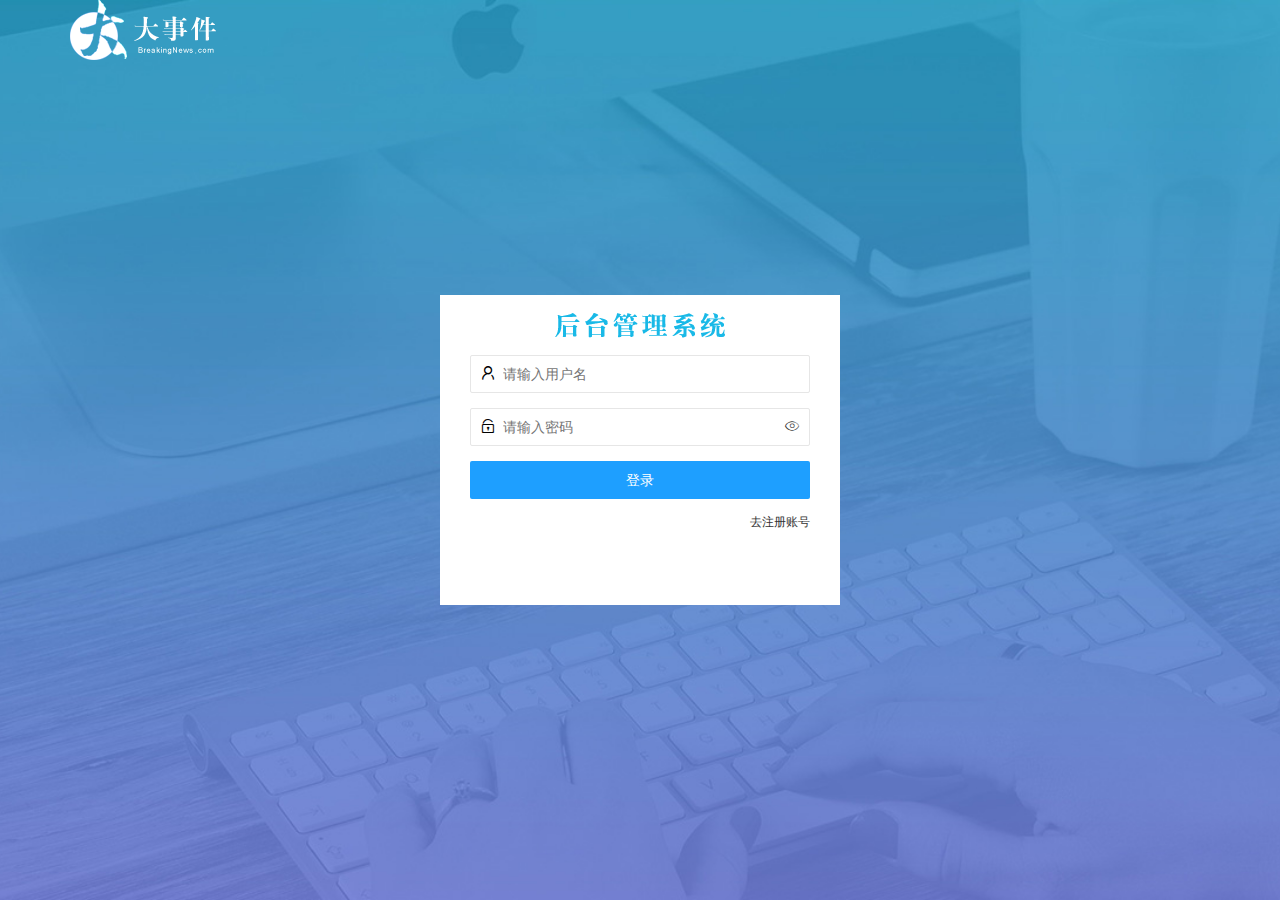
<file: login.html>
<!DOCTYPE html>
<html lang="en">

<head>
  <meta charset="UTF-8">
  <meta http-equiv="X-UA-Compatible" content="IE=edge">
  <meta name="viewport" content="width=device-width, initial-scale=1.0">
  <title>大事件-登录/注册</title>
  <!-- 注意css加载的顺序对 同一个class样式修改覆盖问题 -->
  <link rel="stylesheet" href="/assets/lib/layui/css/layui.css" />
  <link rel="stylesheet" href="/assets/lib/layui/css/modules/layui-icon-extend/iconfont.css" />
  <link rel="stylesheet" href="/assets/css/login.css" />

</head>

<body>
  <!--头部的logo区域-->
  <div class="layui-main">
    <img src="/assets/images/logo.png" alt="" />
  </div>

  <!--登录注册区域-->
  <div class="loginAndRegBox">
    <div class="title-box"></div>

    <!--登录-->
    <div class="login-box">
      <form class="layui-form" id="form_login">
        <!--用户名-->
        <div class="layui-form-item">
          <i class="layui-icon layui-icon-username"></i>
          <input type="text" name="userName" required lay-verify="required" placeholder="请输入用户名" autocomplete="off"
            class="layui-input" />
        </div>
        <!--密码-->
        <div class="layui-form-item">
          <i class="layui-icon layui-icon-password"></i>
          <input type="password" name="password" required lay-verify="required" placeholder="请输入密码" autocomplete="off"
            class="layui-input" id="pwd" />
          <a href="javascript:;" id="showpwd">
            <i class="layui-icon-extend-pwd iconfont layui-extend-xianshimima"></i>
          </a>
        </div>
        <!--登录按钮-->
        <div class="layui-form-item">
          <!--layui提交按钮 lay-submit属性-->
          <button type="button" class="layui-btn layui-btn-fluid layui-btn-normal" lay-submit
            lay-filter="login">登录</button>
        </div>
        <div class="layui-form-item links">
          <a href="javascript:;" id="link_reg">去注册账号</a>
        </div>
      </form>
    </div>

    <!--注册-->
    <div class="reg-box">
      <form class="layui-form" id="form_reg">
        <!--用户名-->
        <div class="layui-form-item">
          <i class="layui-icon layui-icon-username"></i>
          <input class="layui-input" type="text" name="userName" required lay-verify="required|username"
            placeholder="请输入用户名" autocomplete="off" />
        </div>
        <!--密码-->
        <div class="layui-form-item">
          <i class="layui-icon layui-icon-password"></i>
          <input class="layui-input" type="password" name="password" lay-verify="pwd" placeholder="请输入密码"
            autocomplete="off" id="regpwd" />
          <a href="javascript:;" id="regshowpwd">
            <i class="layui-icon-extend-pwd iconfont layui-extend-xianshimima"></i>
          </a>
        </div>
        <!--确认密码-->
        <div class="layui-form-item">
          <i class="layui-icon layui-icon-password"></i>
          <input class="layui-input" type="password" name="repassword" lay-verify="pwd|repwd" placeholder="再次确认密码"
            autocomplete="off" id="regpwdrp" />
          <a href="javascript:;" id="regshowpwdrep">
            <i class="layui-icon-extend-pwd iconfont layui-extend-xianshimima"></i>
          </a>
        </div>
        <div class="layui-form-item">
          <button class="layui-btn layui-btn-fluid layui-btn-normal" lay-submit lay-filter="register">注册</button>
        </div>
        <div class="layui-form-item links">
          <a href="javascript:;" id="link_login">去登录</a>
        </div>
      </form>
    </div>
  </div>

  <script src="/assets/lib/jquery.js"></script>
  <script src="/assets/lib/layui/layui.all.js"></script>
  <!--base api 地址-->
  <script src="/assets/js/BaseApi.js"></script>
  <script src="/assets/js/login.js"></script>

</body>

</html>
</file>
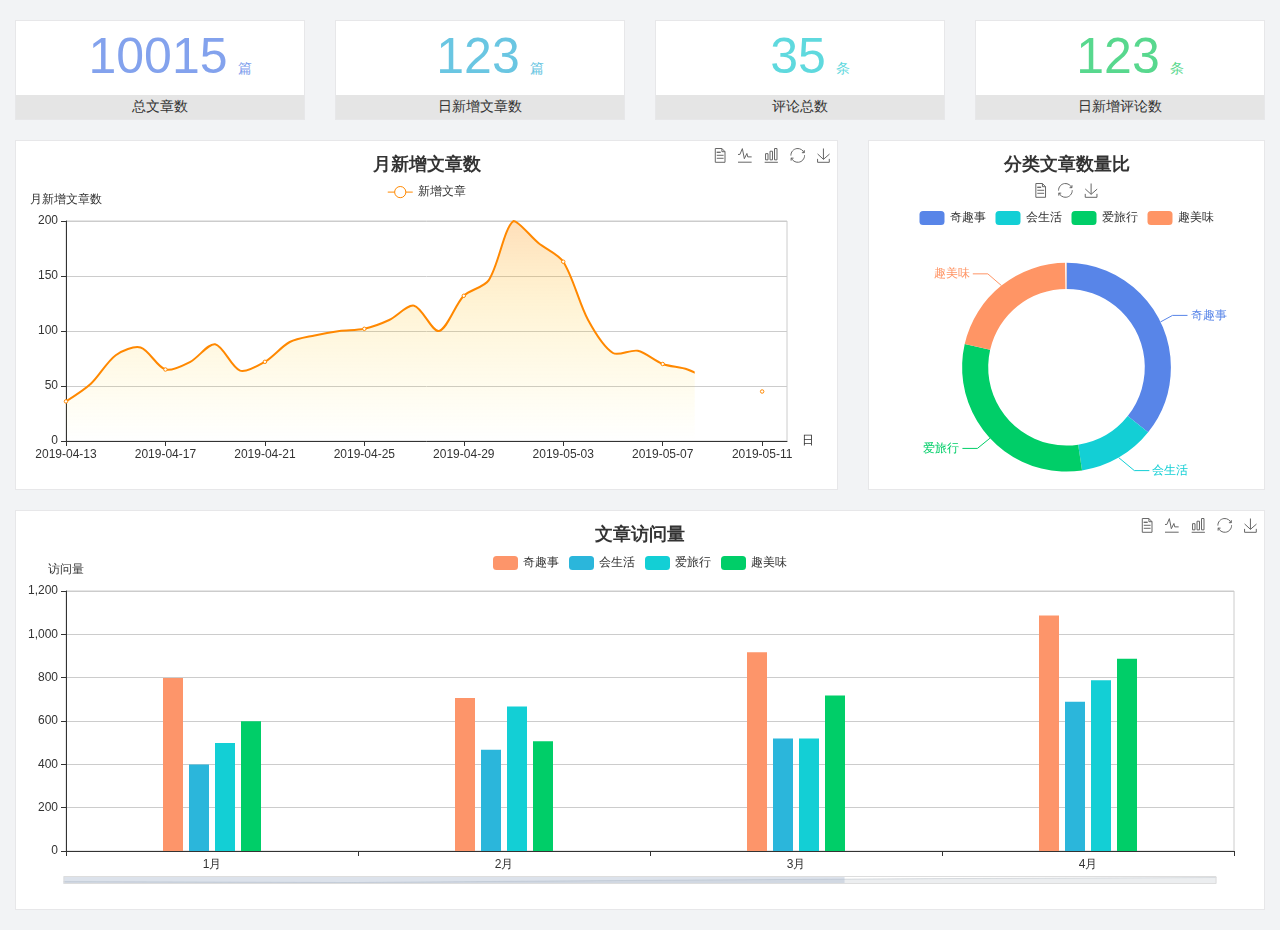
<file: home/dashboard.html>
<!DOCTYPE html>
<html lang="en">

<head>
  <meta charset="UTF-8">
  <meta name="viewport" content="width=device-width, initial-scale=1.0">
  <meta http-equiv="X-UA-Compatible" content="ie=edge">
  <title>图表统计</title>
  <link rel="stylesheet" href="../../assets/lib/bootstrap.css" />
  <link rel="stylesheet" href="../../assets/lib/main.css" />
  <script src="../../assets/lib/jquery.js"></script>
  <script type="text/javascript" src="../../assets/lib/echarts.min.js"></script>
</head>

<body>
  <div class="container-fluid">
    <div class="row spannel_list">
      <div class="col-sm-3 col-xs-6">
        <div class="spannel">
          <em>10015</em><span>篇</span>
          <b>总文章数</b>
        </div>
      </div>
      <div class="col-sm-3 col-xs-6">
        <div class="spannel scolor01">
          <em>123</em><span>篇</span>
          <b>日新增文章数</b>
        </div>
      </div>
      <div class="col-sm-3 col-xs-6">
        <div class="spannel scolor02">
          <em>35</em><span>条</span>
          <b>评论总数</b>
        </div>
      </div>
      <div class="col-sm-3 col-xs-6">
        <div class="spannel scolor03">
          <em>123</em><span>条</span>
          <b>日新增评论数</b>
        </div>
      </div>
    </div>
  </div>

  <div class="container-fluid">
    <div class="row curve-pie">
      <div class="col-lg-8 col-md-8">
        <div class="gragh_pannel" id="curve_show"></div>
      </div>
      <div class="col-lg-4 col-md-4">
        <div class="gragh_pannel" id="pie_show"></div>
      </div>
    </div>
  </div>

  <div class="container-fluid">
    <div class="column_pannel" id="column_show"></div>
  </div>

  <script>
    var oChart = echarts.init(document.getElementById('curve_show'));
    var aList_all = [
      { 'count': 36, 'date': '2019-04-13' },
      { 'count': 52, 'date': '2019-04-14' },
      { 'count': 78, 'date': '2019-04-15' },
      { 'count': 85, 'date': '2019-04-16' },
      { 'count': 65, 'date': '2019-04-17' },
      { 'count': 72, 'date': '2019-04-18' },
      { 'count': 88, 'date': '2019-04-19' },
      { 'count': 64, 'date': '2019-04-20' },
      { 'count': 72, 'date': '2019-04-21' },
      { 'count': 90, 'date': '2019-04-22' },
      { 'count': 96, 'date': '2019-04-23' },
      { 'count': 100, 'date': '2019-04-24' },
      { 'count': 102, 'date': '2019-04-25' },
      { 'count': 110, 'date': '2019-04-26' },
      { 'count': 123, 'date': '2019-04-27' },
      { 'count': 100, 'date': '2019-04-28' },
      { 'count': 132, 'date': '2019-04-29' },
      { 'count': 146, 'date': '2019-04-30' },
      { 'count': 200, 'date': '2019-05-01' },
      { 'count': 180, 'date': '2019-05-02' },
      { 'count': 163, 'date': '2019-05-03' },
      { 'count': 110, 'date': '2019-05-04' },
      { 'count': 80, 'date': '2019-05-05' },
      { 'count': 82, 'date': '2019-05-06' },
      { 'count': 70, 'date': '2019-05-07' },
      { 'count': 65, 'date': '2019-05-08' },
      { 'count': 54, 'date': '2019-05-09' },
      { 'count': 40, 'date': '2019-05-10' },
      { 'count': 45, 'date': '2019-05-11' },
      { 'count': 38, 'date': '2019-05-12' },
    ];

    let aCount = [];
    let aDate = [];

    for (var i = 0; i < aList_all.length; i++) {
      aCount.push(aList_all[i].count);
      aDate.push(aList_all[i].date);
    }

    var chartopt = {
      title: {
        text: '月新增文章数',
        left: 'center',
        top: '10'
      },
      tooltip: {
        trigger: 'axis'
      },
      legend: {
        data: ['新增文章'],
        top: '40'
      },
      toolbox: {
        show: true,
        feature: {
          mark: { show: true },
          dataView: { show: true, readOnly: false },
          magicType: { show: true, type: ['line', 'bar'] },
          restore: { show: true },
          saveAsImage: { show: true }
        }
      },
      calculable: true,
      xAxis: [
        {
          name: '日',
          type: 'category',
          boundaryGap: false,
          data: aDate
        }
      ],
      yAxis: [
        {
          name: '月新增文章数',
          type: 'value'
        }
      ],
      series: [
        {
          name: '新增文章',
          type: 'line',
          smooth: true,
          itemStyle: { normal: { areaStyle: { type: 'default' }, color: '#f80' }, lineStyle: { color: '#f80' } },
          data: aCount
        }],
      areaStyle: {
        normal: {
          color: new echarts.graphic.LinearGradient(0, 0, 0, 1, [{
            offset: 0,
            color: 'rgba(255,136,0,0.39)'
          }, {
            offset: .34,
            color: 'rgba(255,180,0,0.25)'
          }, {
            offset: 1,
            color: 'rgba(255,222,0,0.00)'
          }])

        }
      },
      grid: {
        show: true,
        x: 50,
        x2: 50,
        y: 80,
        height: 220
      }
    };

    oChart.setOption(chartopt);


    var oPie = echarts.init(document.getElementById('pie_show'));
    var oPieopt =
    {
      title: {
        top: 10,
        text: '分类文章数量比',
        x: 'center'
      },
      tooltip: {
        trigger: 'item',
        formatter: "{a} <br/>{b} : {c} ({d}%)"
      },
      color: ['#5885e8', '#13cfd5', '#00ce68', '#ff9565'],
      legend: {
        x: 'center',
        top: 65,
        data: ['奇趣事', '会生活', '爱旅行', '趣美味']
      },
      toolbox: {
        show: true,
        x: 'center',
        top: 35,
        feature: {
          mark: { show: true },
          dataView: { show: true, readOnly: false },
          magicType: {
            show: true,
            type: ['pie', 'funnel'],
            option: {
              funnel: {
                x: '25%',
                width: '50%',
                funnelAlign: 'left',
                max: 1548
              }
            }
          },
          restore: { show: true },
          saveAsImage: { show: true }
        }
      },
      calculable: true,
      series: [
        {
          name: '访问来源',
          type: 'pie',
          radius: ['45%', '60%'],
          center: ['50%', '65%'],
          data: [
            { value: 300, name: '奇趣事' },
            { value: 100, name: '会生活' },
            { value: 260, name: '爱旅行' },
            { value: 180, name: '趣美味' }
          ]
        }
      ]
    };
    oPie.setOption(oPieopt);



    var oColumn = this.echarts.init(document.getElementById('column_show'));
    var oColumnopt =
    {
      title: {
        text: '文章访问量',
        left: 'center',
        top: '10'
      },
      tooltip: {
        trigger: 'axis'
      },
      legend: {
        data: ['奇趣事', '会生活', '爱旅行', '趣美味'],
        top: '40'
      },
      toolbox: {
        show: true,
        feature: {
          mark: { show: true },
          dataView: { show: true, readOnly: false },
          magicType: { show: true, type: ['line', 'bar'] },
          restore: { show: true },
          saveAsImage: { show: true }
        }
      },
      calculable: true,
      xAxis: [
        {
          type: 'category',
          data: ['1月', '2月', '3月', '4月', '5月']
        }
      ],
      yAxis: [
        {
          name: '访问量',
          type: 'value'
        }
      ],
      series: [
        {
          name: '奇趣事',
          type: 'bar',
          barWidth: 20,
          itemStyle: {
            normal: { areaStyle: { type: 'default' }, color: '#fd956a' }
          },
          data: [800, 708, 920, 1090, 1200]
        },
        {
          name: '会生活',
          type: 'bar',
          barWidth: 20,
          itemStyle: {
            normal: { areaStyle: { type: 'default' }, color: '#2bb6db' }
          },
          data: [400, 468, 520, 690, 800]
        },
        {
          name: '爱旅行',
          type: 'bar',
          barWidth: 20,
          itemStyle: {
            normal: { areaStyle: { type: 'default' }, color: '#13cfd5' }
          },
          data: [500, 668, 520, 790, 900]
        },
        {
          name: '趣美味',
          type: 'bar',
          barWidth: 20,
          itemStyle: {
            normal: { areaStyle: { type: 'default' }, color: '#00ce68' }
          },
          data: [600, 508, 720, 890, 1000]
        }
      ],
      grid: {
        show: true,
        x: 50,
        x2: 30,
        y: 80,
        height: 260
      },
      dataZoom: [//给x轴设置滚动条
        {
          start: 0,//默认为0
          end: 100 - 1000 / 31,//默认为100
          type: 'slider',
          show: true,
          xAxisIndex: [0],
          handleSize: 0,//滑动条的 左右2个滑动条的大小
          height: 8,//组件高度
          left: 45, //左边的距离
          right: 50,//右边的距离
          bottom: 26,//右边的距离
          handleColor: '#ddd',//h滑动图标的颜色
          handleStyle: {
            borderColor: "#cacaca",
            borderWidth: "1",
            shadowBlur: 2,
            background: "#ddd",
            shadowColor: "#ddd",
          }
        }]
    };
    oColumn.setOption(oColumnopt);
  </script>
</body>

</html>
</file>
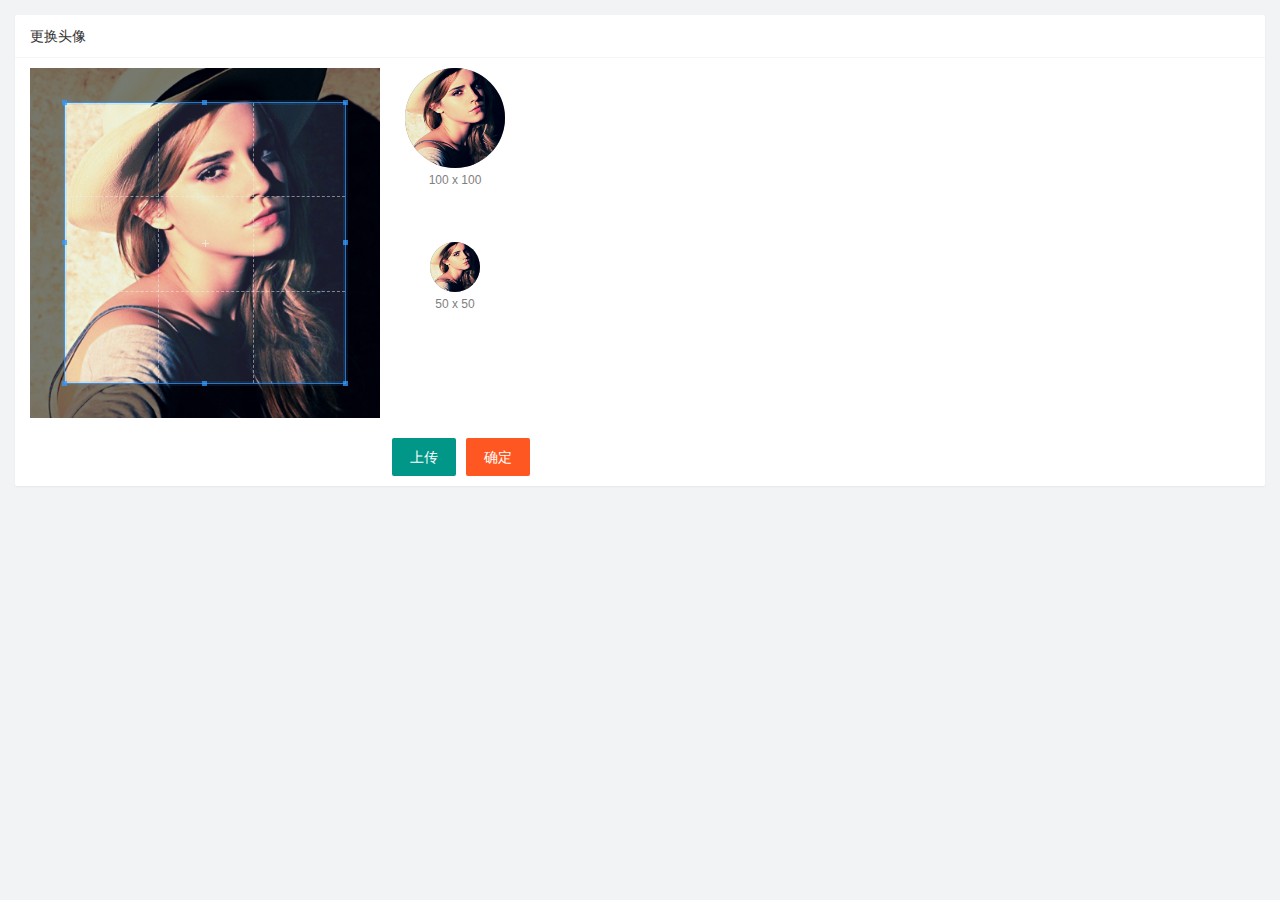
<file: User/user_avatar.html>
<!DOCTYPE html>
<html lang="en">

<head>
  <meta charset="UTF-8">
  <meta http-equiv="X-UA-Compatible" content="IE=edge">
  <meta name="viewport" content="width=device-width, initial-scale=1.0">
  <title>上传头像</title>
  <link rel="stylesheet" href="/assets/lib/cropper/cropper.css" />
  <link rel="stylesheet" href="/assets/lib/layui/css/layui.css" />
  <link rel="stylesheet" href="/assets/css/user/user_avatar.css" />
</head>

<body>
  <div class="layui-card">
    <div class="layui-card-header">更换头像</div>
    <div class="layui-card-body">
      <!-- 第一行的图片裁剪和预览区域 -->
      <div class="row1">
        <!-- 图片裁剪区域 -->
        <div class="cropper-box">
          <!-- 这个 img 标签很重要，将来会把它初始化为裁剪区域 -->
          <img id="image" src="/assets/images/sample.jpg" />
        </div>
        <!-- 图片的预览区域 -->
        <div class="preview-box">
          <div>
            <!-- 宽高为 100px 的预览区域 -->
            <div class="img-preview w100"></div>
            <p class="size">100 x 100</p>
          </div>
          <div>
            <!-- 宽高为 50px 的预览区域 -->
            <div class="img-preview w50"></div>
            <p class="size">50 x 50</p>
          </div>
        </div>
      </div>

      <!-- 第二行的按钮区域 -->
      <div class="row2">
        <!-- 通过 accept 属性，可以指定，允许用户选择什么类型的文件 -->
        <input type="file" id="file" accept="image/png,image/jpeg" />
        <button type="button" class="layui-btn" id="btnChooseImage">上传</button>
        <button type="button" class="layui-btn layui-btn-danger" id="btnUpload">确定</button>
      </div>
    </div>

    <script src="/assets/lib/jquery.js"></script>
    <script src="/assets/lib/cropper/Cropper.js"></script>
    <script src="/assets/lib/cropper/jquery-cropper.js"></script>
    <script src="/assets/lib/layui/layui.all.js"></script>
    <script src="/assets/js/BaseApi.js"></script>
    <script src="/assets/js/user/user_avatar.js"></script>
</body>

</html>
</file>
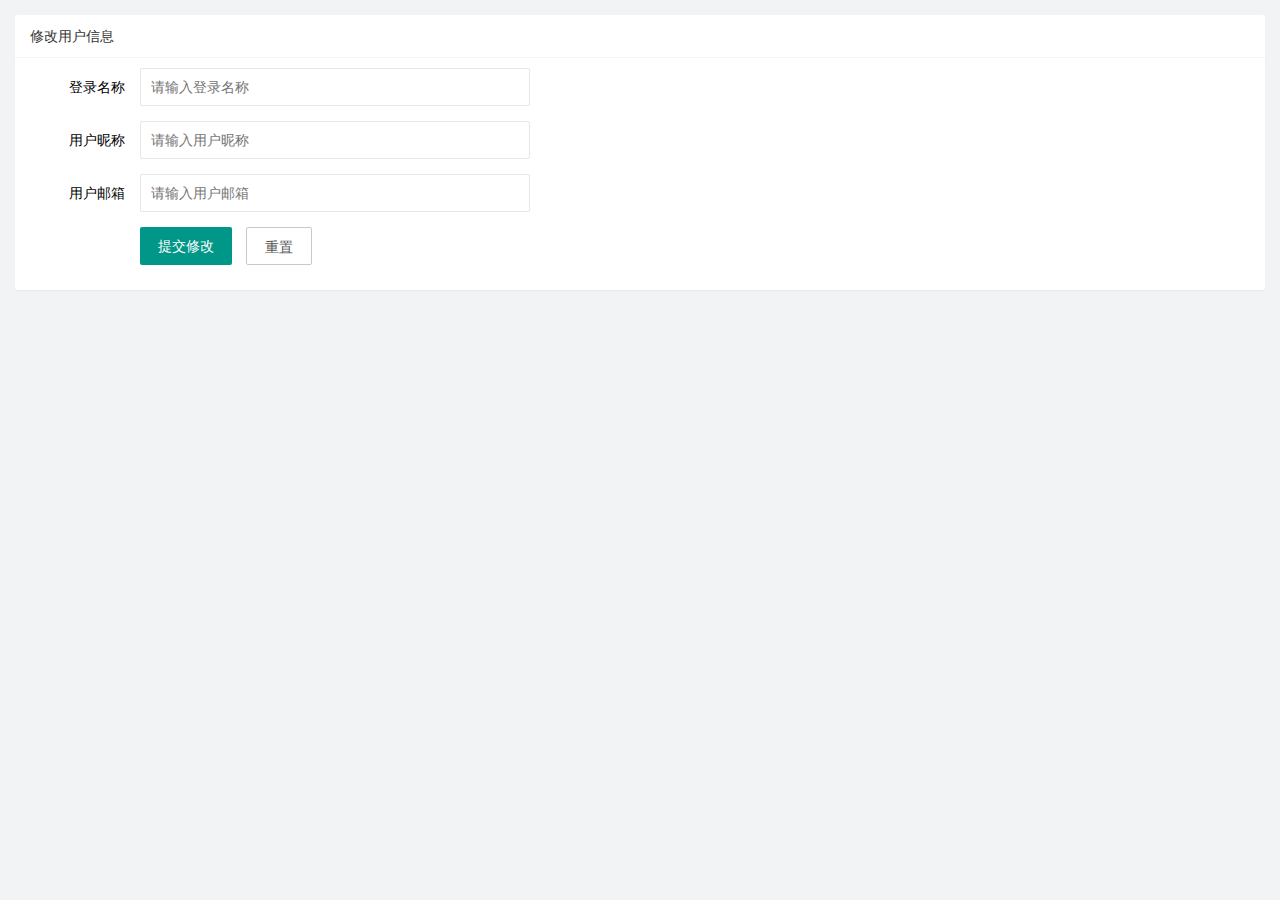
<file: User/user_info.html>
<!DOCTYPE html>
<html lang="en">

<head>
  <meta charset="UTF-8">
  <meta http-equiv="X-UA-Compatible" content="IE=edge">
  <meta name="viewport" content="width=device-width, initial-scale=1.0">
  <title>Document</title>
  <link rel="stylesheet" href="/assets/lib/layui/css/layui.css" />
  <link rel="stylesheet" href="/assets/css/user/user_info.css" />
</head>

<body>
  <div class="layui-card">
    <div class="layui-card-header">修改用户信息</div>
    <div class="layui-card-body">
      <form class="layui-form" lay-filter="formUserInfo">
        <!-- 隐藏域 -->
        <input type="hidden" name="id" />

        <div class="layui-form-item">
          <label class="layui-form-label">登录名称</label>
          <div class="layui-input-block">
            <input type="text" class="layui-input" name="username" required lay-verify="required" placeholder="请输入登录名称"
              autocomplete="off" readonly />
          </div>
        </div>
        <div class="layui-form-item">
          <label class="layui-form-label">用户昵称</label>
          <div class="layui-input-block">
            <input type="text" class="layui-input" name="nickname" required lay-verify="required|nickname"
              placeholder="请输入用户昵称" autocomplete="off" />
          </div>
        </div>
        <div class="layui-form-item">
          <label class="layui-form-label">用户邮箱</label>
          <div class="layui-input-block">
            <input type="text" class="layui-input" name="email" required lay-verify="required|email"
              placeholder="请输入用户邮箱" autocomplete="off" />
          </div>
        </div>
        <div class="layui-form-item">
          <div class="layui-input-block">
            <button class="layui-btn" lay-submit lay-filter="formDemo">提交修改</button>
            <button class="layui-btn layui-btn-primary" type="reset" id="btnReset">重置</button>
          </div>
        </div>
      </form>
    </div>
  </div>

  <script src="/assets/lib/jquery.js"></script>
  <script src="/assets/lib/layui/layui.all.js"></script>
  <script src="/assets/js/BaseApi.js"></script>
  <script src="/assets/js/user/user_info.js"></script>

</body>

</html>
</file>
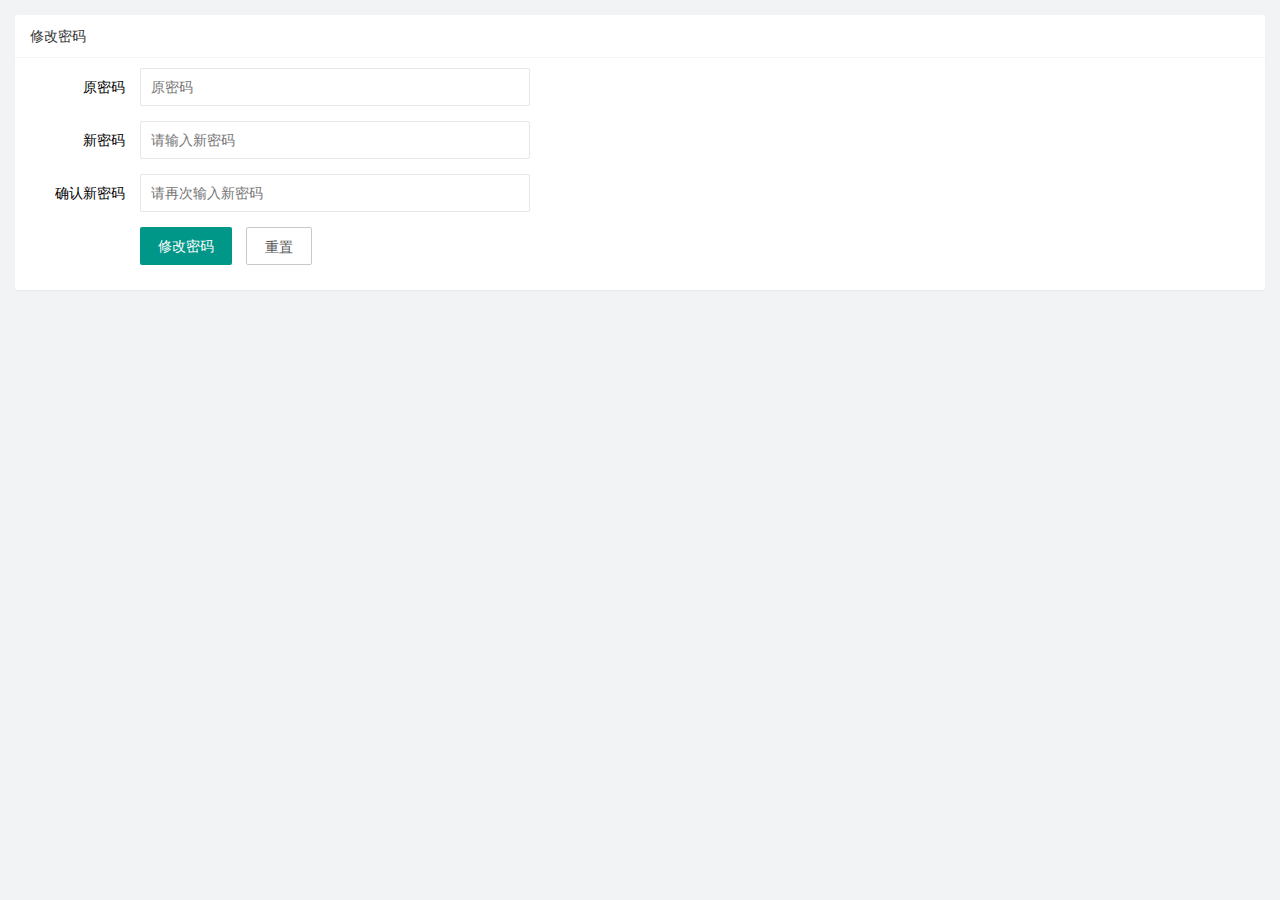
<file: User/user_pwd.html>
<!DOCTYPE html>
<html lang="en">

<head>
  <meta charset="UTF-8">
  <meta http-equiv="X-UA-Compatible" content="IE=edge">
  <meta name="viewport" content="width=device-width, initial-scale=1.0">
  <title>修改用户密码</title>
  <link rel="stylesheet" href="/assets/lib/layui/css/layui.css" />
  <link rel="stylesheet" href="/assets/css/user/user_pwd.css" />
</head>

<body>
  <div class="layui-card">
    <div class="layui-card-header">修改密码</div>
    <div class="layui-card-body">
      <form class="layui-form">

        <div class="layui-form-item">
          <label class="layui-form-label">原密码</label>
          <div class="layui-input-block">
            <input type="text" class="layui-input" name="oldPwd" required lay-verify="required|pwd" placeholder="原密码"
              autocomplete="off" />
          </div>
        </div>
        <div class="layui-form-item">
          <label class="layui-form-label">新密码</label>
          <div class="layui-input-block">
            <input type="text" class="layui-input" name="newPwd" required lay-verify="required|pwd|samePwd"
              placeholder="请输入新密码" autocomplete="off" />
          </div>
        </div>
        <div class="layui-form-item">
          <label class="layui-form-label">确认新密码</label>
          <div class="layui-input-block">
            <input type="text" class="layui-input" name="rpnewPwd" required lay-verify="required|rePwd"
              placeholder="请再次输入新密码" autocomplete="off" />
          </div>
        </div>
        <div class="layui-form-item">
          <div class="layui-input-block">
            <button class="layui-btn" lay-submit>修改密码</button>
            <button class="layui-btn layui-btn-primary" type="reset" id="btnReset">重置</button>
          </div>
        </div>
      </form>
    </div>
  </div>

  <script src="/assets/lib/jquery.js"></script>
  <script src="/assets/lib/layui/layui.all.js"></script>
  <script src="/assets/js/BaseApi.js"></script>
  <script src="/assets/js/user/user_pwd.js"></script>
</body>

</html>
</file>
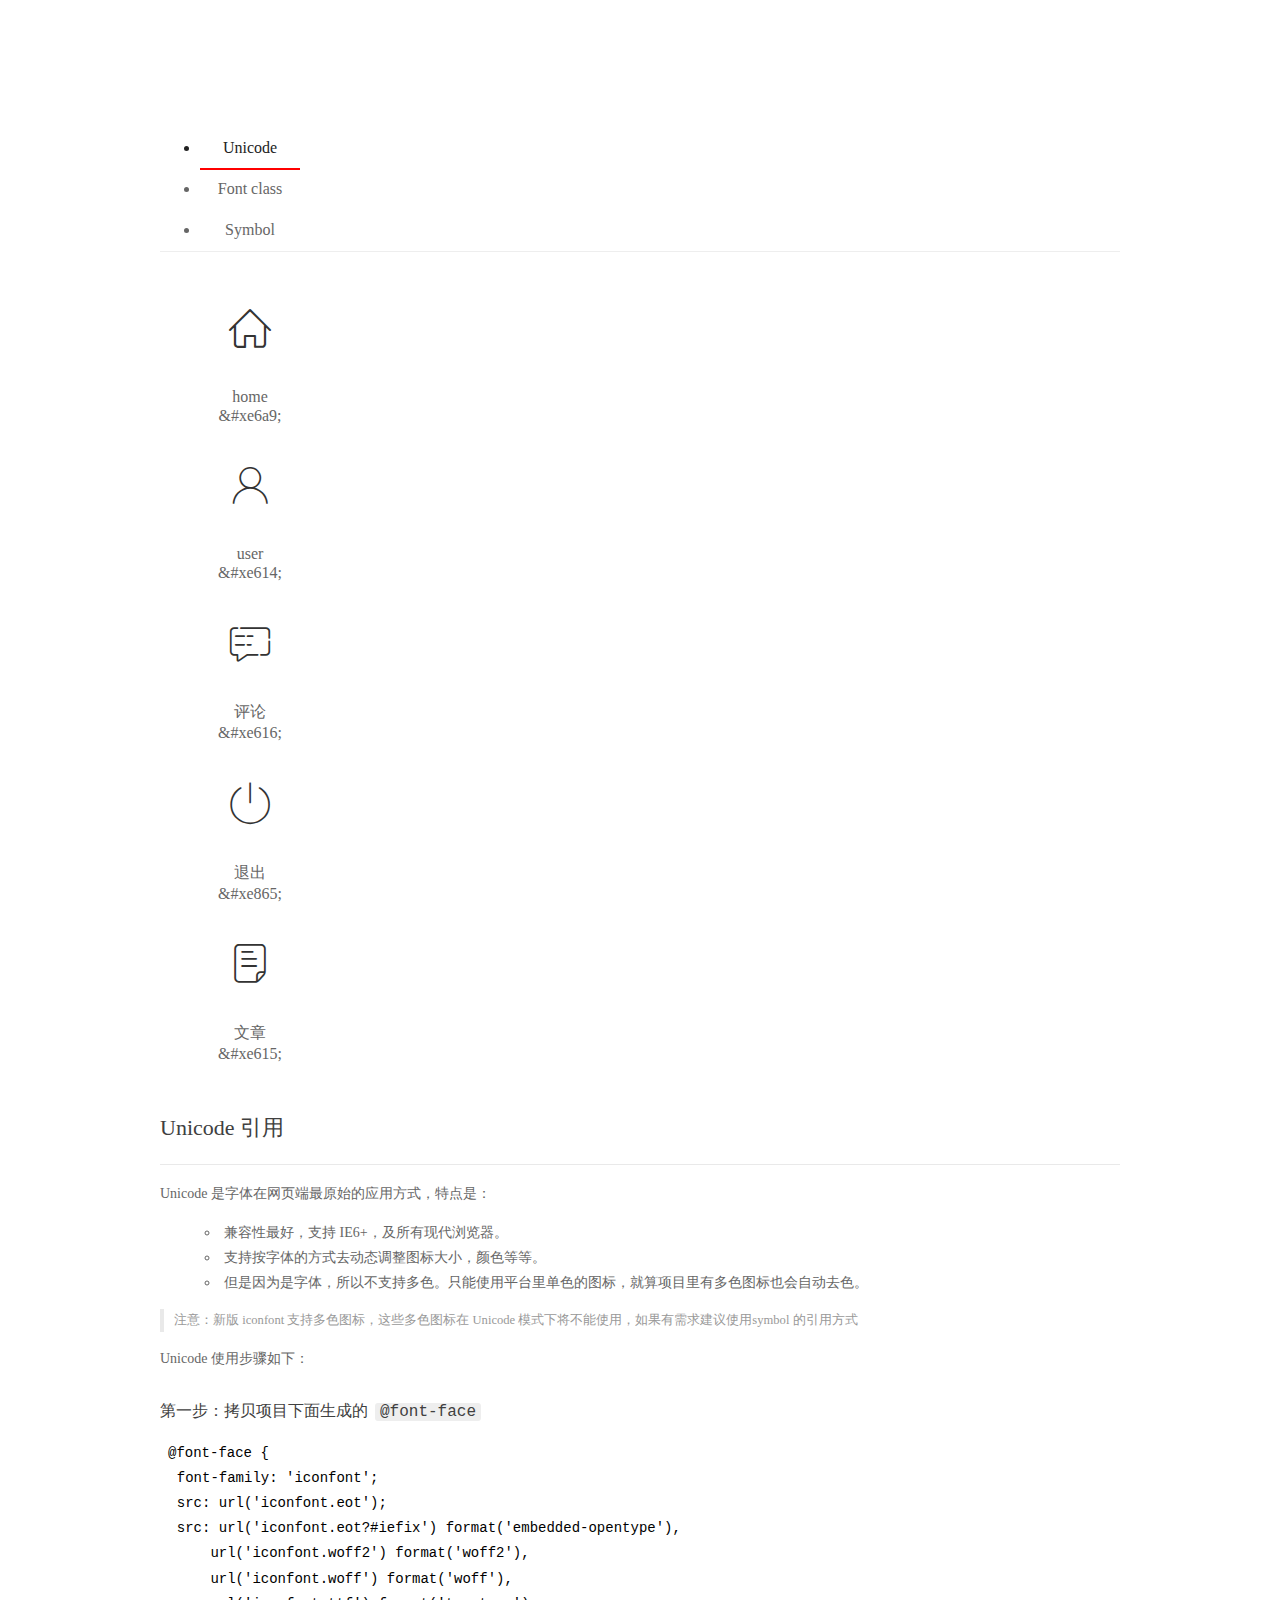
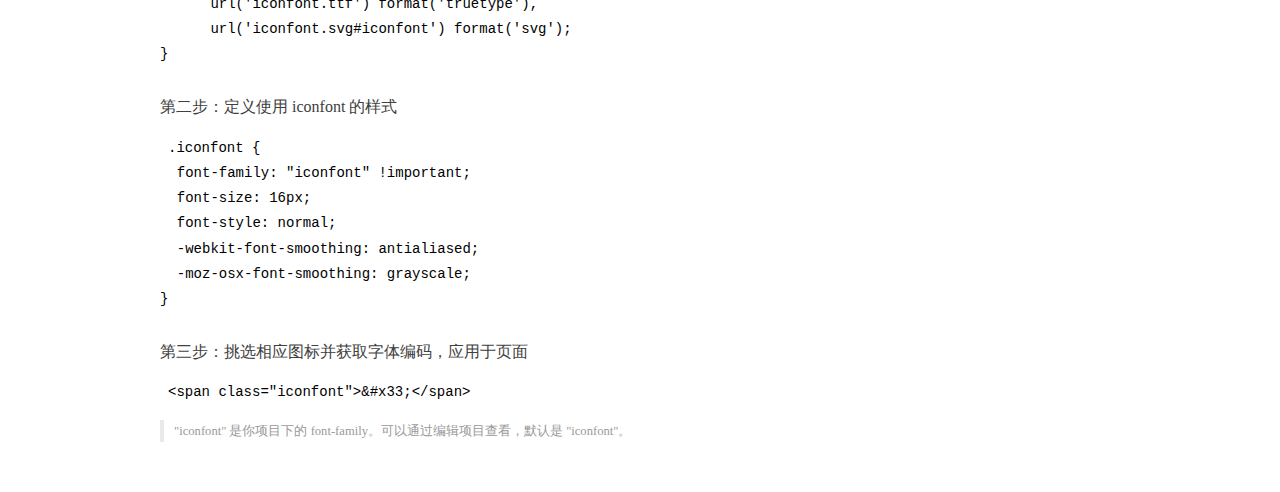
<file: assets/fonts/demo_index.html>
<!DOCTYPE html>
<html>
<head>
  <meta charset="utf-8"/>
  <title>IconFont Demo</title>
  <link rel="shortcut icon" href="https://gtms04.alicdn.com/tps/i4/TB1_oz6GVXXXXaFXpXXJDFnIXXX-64-64.ico" type="image/x-icon"/>
  <link rel="stylesheet" href="https://g.alicdn.com/thx/cube/1.3.2/cube.min.css">
  <link rel="stylesheet" href="demo.css">
  <link rel="stylesheet" href="iconfont.css">
  <script src="iconfont.js"></script>
  <!-- jQuery -->
  <script src="https://a1.alicdn.com/oss/uploads/2018/12/26/7bfddb60-08e8-11e9-9b04-53e73bb6408b.js"></script>
  <!-- 代码高亮 -->
  <script src="https://a1.alicdn.com/oss/uploads/2018/12/26/a3f714d0-08e6-11e9-8a15-ebf944d7534c.js"></script>
</head>
<body>
  <div class="main">
    <h1 class="logo"><a href="https://www.iconfont.cn/" title="iconfont 首页" target="_blank">&#xe86b;</a></h1>
    <div class="nav-tabs">
      <ul id="tabs" class="dib-box">
        <li class="dib active"><span>Unicode</span></li>
        <li class="dib"><span>Font class</span></li>
        <li class="dib"><span>Symbol</span></li>
      </ul>
      
    </div>
    <div class="tab-container">
      <div class="content unicode" style="display: block;">
          <ul class="icon_lists dib-box">
          
            <li class="dib">
              <span class="icon iconfont">&#xe6a9;</span>
                <div class="name">home</div>
                <div class="code-name">&amp;#xe6a9;</div>
              </li>
          
            <li class="dib">
              <span class="icon iconfont">&#xe614;</span>
                <div class="name">user</div>
                <div class="code-name">&amp;#xe614;</div>
              </li>
          
            <li class="dib">
              <span class="icon iconfont">&#xe616;</span>
                <div class="name">评论</div>
                <div class="code-name">&amp;#xe616;</div>
              </li>
          
            <li class="dib">
              <span class="icon iconfont">&#xe865;</span>
                <div class="name">退出</div>
                <div class="code-name">&amp;#xe865;</div>
              </li>
          
            <li class="dib">
              <span class="icon iconfont">&#xe615;</span>
                <div class="name">文章</div>
                <div class="code-name">&amp;#xe615;</div>
              </li>
          
          </ul>
          <div class="article markdown">
          <h2 id="unicode-">Unicode 引用</h2>
          <hr>

          <p>Unicode 是字体在网页端最原始的应用方式，特点是：</p>
          <ul>
            <li>兼容性最好，支持 IE6+，及所有现代浏览器。</li>
            <li>支持按字体的方式去动态调整图标大小，颜色等等。</li>
            <li>但是因为是字体，所以不支持多色。只能使用平台里单色的图标，就算项目里有多色图标也会自动去色。</li>
          </ul>
          <blockquote>
            <p>注意：新版 iconfont 支持多色图标，这些多色图标在 Unicode 模式下将不能使用，如果有需求建议使用symbol 的引用方式</p>
          </blockquote>
          <p>Unicode 使用步骤如下：</p>
          <h3 id="-font-face">第一步：拷贝项目下面生成的 <code>@font-face</code></h3>
<pre><code class="language-css"
>@font-face {
  font-family: 'iconfont';
  src: url('iconfont.eot');
  src: url('iconfont.eot?#iefix') format('embedded-opentype'),
      url('iconfont.woff2') format('woff2'),
      url('iconfont.woff') format('woff'),
      url('iconfont.ttf') format('truetype'),
      url('iconfont.svg#iconfont') format('svg');
}
</code></pre>
          <h3 id="-iconfont-">第二步：定义使用 iconfont 的样式</h3>
<pre><code class="language-css"
>.iconfont {
  font-family: "iconfont" !important;
  font-size: 16px;
  font-style: normal;
  -webkit-font-smoothing: antialiased;
  -moz-osx-font-smoothing: grayscale;
}
</code></pre>
          <h3 id="-">第三步：挑选相应图标并获取字体编码，应用于页面</h3>
<pre>
<code class="language-html"
>&lt;span class="iconfont"&gt;&amp;#x33;&lt;/span&gt;
</code></pre>
          <blockquote>
            <p>"iconfont" 是你项目下的 font-family。可以通过编辑项目查看，默认是 "iconfont"。</p>
          </blockquote>
          </div>
      </div>
      <div class="content font-class">
        <ul class="icon_lists dib-box">
          
          <li class="dib">
            <span class="icon iconfont icon-home"></span>
            <div class="name">
              home
            </div>
            <div class="code-name">.icon-home
            </div>
          </li>
          
          <li class="dib">
            <span class="icon iconfont icon-user"></span>
            <div class="name">
              user
            </div>
            <div class="code-name">.icon-user
            </div>
          </li>
          
          <li class="dib">
            <span class="icon iconfont icon-pinglun"></span>
            <div class="name">
              评论
            </div>
            <div class="code-name">.icon-pinglun
            </div>
          </li>
          
          <li class="dib">
            <span class="icon iconfont icon-tuichu"></span>
            <div class="name">
              退出
            </div>
            <div class="code-name">.icon-tuichu
            </div>
          </li>
          
          <li class="dib">
            <span class="icon iconfont icon-16"></span>
            <div class="name">
              文章
            </div>
            <div class="code-name">.icon-16
            </div>
          </li>
          
        </ul>
        <div class="article markdown">
        <h2 id="font-class-">font-class 引用</h2>
        <hr>

        <p>font-class 是 Unicode 使用方式的一种变种，主要是解决 Unicode 书写不直观，语意不明确的问题。</p>
        <p>与 Unicode 使用方式相比，具有如下特点：</p>
        <ul>
          <li>兼容性良好，支持 IE8+，及所有现代浏览器。</li>
          <li>相比于 Unicode 语意明确，书写更直观。可以很容易分辨这个 icon 是什么。</li>
          <li>因为使用 class 来定义图标，所以当要替换图标时，只需要修改 class 里面的 Unicode 引用。</li>
          <li>不过因为本质上还是使用的字体，所以多色图标还是不支持的。</li>
        </ul>
        <p>使用步骤如下：</p>
        <h3 id="-fontclass-">第一步：引入项目下面生成的 fontclass 代码：</h3>
<pre><code class="language-html">&lt;link rel="stylesheet" href="./iconfont.css"&gt;
</code></pre>
        <h3 id="-">第二步：挑选相应图标并获取类名，应用于页面：</h3>
<pre><code class="language-html">&lt;span class="iconfont icon-xxx"&gt;&lt;/span&gt;
</code></pre>
        <blockquote>
          <p>"
            iconfont" 是你项目下的 font-family。可以通过编辑项目查看，默认是 "iconfont"。</p>
        </blockquote>
      </div>
      </div>
      <div class="content symbol">
          <ul class="icon_lists dib-box">
          
            <li class="dib">
                <svg class="icon svg-icon" aria-hidden="true">
                  <use xlink:href="#icon-home"></use>
                </svg>
                <div class="name">home</div>
                <div class="code-name">#icon-home</div>
            </li>
          
            <li class="dib">
                <svg class="icon svg-icon" aria-hidden="true">
                  <use xlink:href="#icon-user"></use>
                </svg>
                <div class="name">user</div>
                <div class="code-name">#icon-user</div>
            </li>
          
            <li class="dib">
                <svg class="icon svg-icon" aria-hidden="true">
                  <use xlink:href="#icon-pinglun"></use>
                </svg>
                <div class="name">评论</div>
                <div class="code-name">#icon-pinglun</div>
            </li>
          
            <li class="dib">
                <svg class="icon svg-icon" aria-hidden="true">
                  <use xlink:href="#icon-tuichu"></use>
                </svg>
                <div class="name">退出</div>
                <div class="code-name">#icon-tuichu</div>
            </li>
          
            <li class="dib">
                <svg class="icon svg-icon" aria-hidden="true">
                  <use xlink:href="#icon-16"></use>
                </svg>
                <div class="name">文章</div>
                <div class="code-name">#icon-16</div>
            </li>
          
          </ul>
          <div class="article markdown">
          <h2 id="symbol-">Symbol 引用</h2>
          <hr>

          <p>这是一种全新的使用方式，应该说这才是未来的主流，也是平台目前推荐的用法。相关介绍可以参考这篇<a href="">文章</a>
            这种用法其实是做了一个 SVG 的集合，与另外两种相比具有如下特点：</p>
          <ul>
            <li>支持多色图标了，不再受单色限制。</li>
            <li>通过一些技巧，支持像字体那样，通过 <code>font-size</code>, <code>color</code> 来调整样式。</li>
            <li>兼容性较差，支持 IE9+，及现代浏览器。</li>
            <li>浏览器渲染 SVG 的性能一般，还不如 png。</li>
          </ul>
          <p>使用步骤如下：</p>
          <h3 id="-symbol-">第一步：引入项目下面生成的 symbol 代码：</h3>
<pre><code class="language-html">&lt;script src="./iconfont.js"&gt;&lt;/script&gt;
</code></pre>
          <h3 id="-css-">第二步：加入通用 CSS 代码（引入一次就行）：</h3>
<pre><code class="language-html">&lt;style&gt;
.icon {
  width: 1em;
  height: 1em;
  vertical-align: -0.15em;
  fill: currentColor;
  overflow: hidden;
}
&lt;/style&gt;
</code></pre>
          <h3 id="-">第三步：挑选相应图标并获取类名，应用于页面：</h3>
<pre><code class="language-html">&lt;svg class="icon" aria-hidden="true"&gt;
  &lt;use xlink:href="#icon-xxx"&gt;&lt;/use&gt;
&lt;/svg&gt;
</code></pre>
          </div>
      </div>

    </div>
  </div>
  <script>
  $(document).ready(function () {
      $('.tab-container .content:first').show()

      $('#tabs li').click(function (e) {
        var tabContent = $('.tab-container .content')
        var index = $(this).index()

        if ($(this).hasClass('active')) {
          return
        } else {
          $('#tabs li').removeClass('active')
          $(this).addClass('active')

          tabContent.hide().eq(index).fadeIn()
        }
      })
    })
  </script>
</body>
</html>
</file>
<file: assets/lib/layui/css/layui.css>
/** layui-v2.5.5 MIT License By https://www.layui.com */
 .layui-inline,img{display:inline-block;vertical-align:middle}h1,h2,h3,h4,h5,h6{font-weight:400}.layui-edge,.layui-header,.layui-inline,.layui-main{position:relative}.layui-body,.layui-edge,.layui-elip{overflow:hidden}.layui-btn,.layui-edge,.layui-inline,img{vertical-align:middle}.layui-btn,.layui-disabled,.layui-icon,.layui-unselect{-moz-user-select:none;-webkit-user-select:none;-ms-user-select:none}.layui-elip,.layui-form-checkbox span,.layui-form-pane .layui-form-label{text-overflow:ellipsis;white-space:nowrap}.layui-breadcrumb,.layui-tree-btnGroup{visibility:hidden}blockquote,body,button,dd,div,dl,dt,form,h1,h2,h3,h4,h5,h6,input,li,ol,p,pre,td,textarea,th,ul{margin:0;padding:0;-webkit-tap-highlight-color:rgba(0,0,0,0)}a:active,a:hover{outline:0}img{border:none}li{list-style:none}table{border-collapse:collapse;border-spacing:0}h4,h5,h6{font-size:100%}button,input,optgroup,option,select,textarea{font-family:inherit;font-size:inherit;font-style:inherit;font-weight:inherit;outline:0}pre{white-space:pre-wrap;white-space:-moz-pre-wrap;white-space:-pre-wrap;white-space:-o-pre-wrap;word-wrap:break-word}body{line-height:24px;font:14px Helvetica Neue,Helvetica,PingFang SC,Tahoma,Arial,sans-serif}hr{height:1px;margin:10px 0;border:0;clear:both}a{color:#333;text-decoration:none}a:hover{color:#777}a cite{font-style:normal;*cursor:pointer}.layui-border-box,.layui-border-box *{box-sizing:border-box}.layui-box,.layui-box *{box-sizing:content-box}.layui-clear{clear:both;*zoom:1}.layui-clear:after{content:'\20';clear:both;*zoom:1;display:block;height:0}.layui-inline{*display:inline;*zoom:1}.layui-edge{display:inline-block;width:0;height:0;border-width:6px;border-style:dashed;border-color:transparent}.layui-edge-top{top:-4px;border-bottom-color:#999;border-bottom-style:solid}.layui-edge-right{border-left-color:#999;border-left-style:solid}.layui-edge-bottom{top:2px;border-top-color:#999;border-top-style:solid}.layui-edge-left{border-right-color:#999;border-right-style:solid}.layui-disabled,.layui-disabled:hover{color:#d2d2d2!important;cursor:not-allowed!important}.layui-circle{border-radius:100%}.layui-show{display:block!important}.layui-hide{display:none!important}@font-face{font-family:layui-icon;src:url(../font/iconfont.eot?v=250);src:url(../font/iconfont.eot?v=250#iefix) format('embedded-opentype'),url(../font/iconfont.woff2?v=250) format('woff2'),url(../font/iconfont.woff?v=250) format('woff'),url(../font/iconfont.ttf?v=250) format('truetype'),url(../font/iconfont.svg?v=250#layui-icon) format('svg')}.layui-icon{font-family:layui-icon!important;font-size:16px;font-style:normal;-webkit-font-smoothing:antialiased;-moz-osx-font-smoothing:grayscale}.layui-icon-reply-fill:before{content:"\e611"}.layui-icon-set-fill:before{content:"\e614"}.layui-icon-menu-fill:before{content:"\e60f"}.layui-icon-search:before{content:"\e615"}.layui-icon-share:before{content:"\e641"}.layui-icon-set-sm:before{content:"\e620"}.layui-icon-engine:before{content:"\e628"}.layui-icon-close:before{content:"\1006"}.layui-icon-close-fill:before{content:"\1007"}.layui-icon-chart-screen:before{content:"\e629"}.layui-icon-star:before{content:"\e600"}.layui-icon-circle-dot:before{content:"\e617"}.layui-icon-chat:before{content:"\e606"}.layui-icon-release:before{content:"\e609"}.layui-icon-list:before{content:"\e60a"}.layui-icon-chart:before{content:"\e62c"}.layui-icon-ok-circle:before{content:"\1005"}.layui-icon-layim-theme:before{content:"\e61b"}.layui-icon-table:before{content:"\e62d"}.layui-icon-right:before{content:"\e602"}.layui-icon-left:before{content:"\e603"}.layui-icon-cart-simple:before{content:"\e698"}.layui-icon-face-cry:before{content:"\e69c"}.layui-icon-face-smile:before{content:"\e6af"}.layui-icon-survey:before{content:"\e6b2"}.layui-icon-tree:before{content:"\e62e"}.layui-icon-upload-circle:before{content:"\e62f"}.layui-icon-add-circle:before{content:"\e61f"}.layui-icon-download-circle:before{content:"\e601"}.layui-icon-templeate-1:before{content:"\e630"}.layui-icon-util:before{content:"\e631"}.layui-icon-face-surprised:before{content:"\e664"}.layui-icon-edit:before{content:"\e642"}.layui-icon-speaker:before{content:"\e645"}.layui-icon-down:before{content:"\e61a"}.layui-icon-file:before{content:"\e621"}.layui-icon-layouts:before{content:"\e632"}.layui-icon-rate-half:before{content:"\e6c9"}.layui-icon-add-circle-fine:before{content:"\e608"}.layui-icon-prev-circle:before{content:"\e633"}.layui-icon-read:before{content:"\e705"}.layui-icon-404:before{content:"\e61c"}.layui-icon-carousel:before{content:"\e634"}.layui-icon-help:before{content:"\e607"}.layui-icon-code-circle:before{content:"\e635"}.layui-icon-water:before{content:"\e636"}.layui-icon-username:before{content:"\e66f"}.layui-icon-find-fill:before{content:"\e670"}.layui-icon-about:before{content:"\e60b"}.layui-icon-location:before{content:"\e715"}.layui-icon-up:before{content:"\e619"}.layui-icon-pause:before{content:"\e651"}.layui-icon-date:before{content:"\e637"}.layui-icon-layim-uploadfile:before{content:"\e61d"}.layui-icon-delete:before{content:"\e640"}.layui-icon-play:before{content:"\e652"}.layui-icon-top:before{content:"\e604"}.layui-icon-friends:before{content:"\e612"}.layui-icon-refresh-3:before{content:"\e9aa"}.layui-icon-ok:before{content:"\e605"}.layui-icon-layer:before{content:"\e638"}.layui-icon-face-smile-fine:before{content:"\e60c"}.layui-icon-dollar:before{content:"\e659"}.layui-icon-group:before{content:"\e613"}.layui-icon-layim-download:before{content:"\e61e"}.layui-icon-picture-fine:before{content:"\e60d"}.layui-icon-link:before{content:"\e64c"}.layui-icon-diamond:before{content:"\e735"}.layui-icon-log:before{content:"\e60e"}.layui-icon-rate-solid:before{content:"\e67a"}.layui-icon-fonts-del:before{content:"\e64f"}.layui-icon-unlink:before{content:"\e64d"}.layui-icon-fonts-clear:before{content:"\e639"}.layui-icon-triangle-r:before{content:"\e623"}.layui-icon-circle:before{content:"\e63f"}.layui-icon-radio:before{content:"\e643"}.layui-icon-align-center:before{content:"\e647"}.layui-icon-align-right:before{content:"\e648"}.layui-icon-align-left:before{content:"\e649"}.layui-icon-loading-1:before{content:"\e63e"}.layui-icon-return:before{content:"\e65c"}.layui-icon-fonts-strong:before{content:"\e62b"}.layui-icon-upload:before{content:"\e67c"}.layui-icon-dialogue:before{content:"\e63a"}.layui-icon-video:before{content:"\e6ed"}.layui-icon-headset:before{content:"\e6fc"}.layui-icon-cellphone-fine:before{content:"\e63b"}.layui-icon-add-1:before{content:"\e654"}.layui-icon-face-smile-b:before{content:"\e650"}.layui-icon-fonts-html:before{content:"\e64b"}.layui-icon-form:before{content:"\e63c"}.layui-icon-cart:before{content:"\e657"}.layui-icon-camera-fill:before{content:"\e65d"}.layui-icon-tabs:before{content:"\e62a"}.layui-icon-fonts-code:before{content:"\e64e"}.layui-icon-fire:before{content:"\e756"}.layui-icon-set:before{content:"\e716"}.layui-icon-fonts-u:before{content:"\e646"}.layui-icon-triangle-d:before{content:"\e625"}.layui-icon-tips:before{content:"\e702"}.layui-icon-picture:before{content:"\e64a"}.layui-icon-more-vertical:before{content:"\e671"}.layui-icon-flag:before{content:"\e66c"}.layui-icon-loading:before{content:"\e63d"}.layui-icon-fonts-i:before{content:"\e644"}.layui-icon-refresh-1:before{content:"\e666"}.layui-icon-rmb:before{content:"\e65e"}.layui-icon-home:before{content:"\e68e"}.layui-icon-user:before{content:"\e770"}.layui-icon-notice:before{content:"\e667"}.layui-icon-login-weibo:before{content:"\e675"}.layui-icon-voice:before{content:"\e688"}.layui-icon-upload-drag:before{content:"\e681"}.layui-icon-login-qq:before{content:"\e676"}.layui-icon-snowflake:before{content:"\e6b1"}.layui-icon-file-b:before{content:"\e655"}.layui-icon-template:before{content:"\e663"}.layui-icon-auz:before{content:"\e672"}.layui-icon-console:before{content:"\e665"}.layui-icon-app:before{content:"\e653"}.layui-icon-prev:before{content:"\e65a"}.layui-icon-website:before{content:"\e7ae"}.layui-icon-next:before{content:"\e65b"}.layui-icon-component:before{content:"\e857"}.layui-icon-more:before{content:"\e65f"}.layui-icon-login-wechat:before{content:"\e677"}.layui-icon-shrink-right:before{content:"\e668"}.layui-icon-spread-left:before{content:"\e66b"}.layui-icon-camera:before{content:"\e660"}.layui-icon-note:before{content:"\e66e"}.layui-icon-refresh:before{content:"\e669"}.layui-icon-female:before{content:"\e661"}.layui-icon-male:before{content:"\e662"}.layui-icon-password:before{content:"\e673"}.layui-icon-senior:before{content:"\e674"}.layui-icon-theme:before{content:"\e66a"}.layui-icon-tread:before{content:"\e6c5"}.layui-icon-praise:before{content:"\e6c6"}.layui-icon-star-fill:before{content:"\e658"}.layui-icon-rate:before{content:"\e67b"}.layui-icon-template-1:before{content:"\e656"}.layui-icon-vercode:before{content:"\e679"}.layui-icon-cellphone:before{content:"\e678"}.layui-icon-screen-full:before{content:"\e622"}.layui-icon-screen-restore:before{content:"\e758"}.layui-icon-cols:before{content:"\e610"}.layui-icon-export:before{content:"\e67d"}.layui-icon-print:before{content:"\e66d"}.layui-icon-slider:before{content:"\e714"}.layui-icon-addition:before{content:"\e624"}.layui-icon-subtraction:before{content:"\e67e"}.layui-icon-service:before{content:"\e626"}.layui-icon-transfer:before{content:"\e691"}.layui-main{width:1140px;margin:0 auto}.layui-header{z-index:1000;height:60px}.layui-header a:hover{transition:all .5s;-webkit-transition:all .5s}.layui-side{position:fixed;left:0;top:0;bottom:0;z-index:999;width:200px;overflow-x:hidden}.layui-side-scroll{position:relative;width:220px;height:100%;overflow-x:hidden}.layui-body{position:absolute;left:200px;right:0;top:0;bottom:0;z-index:998;width:auto;overflow-y:auto;box-sizing:border-box}.layui-layout-body{overflow:hidden}.layui-layout-admin .layui-header{background-color:#23262E}.layui-layout-admin .layui-side{top:60px;width:200px;overflow-x:hidden}.layui-layout-admin .layui-body{position:fixed;top:60px;bottom:44px}.layui-layout-admin .layui-main{width:auto;margin:0 15px}.layui-layout-admin .layui-footer{position:fixed;left:200px;right:0;bottom:0;height:44px;line-height:44px;padding:0 15px;background-color:#eee}.layui-layout-admin .layui-logo{position:absolute;left:0;top:0;width:200px;height:100%;line-height:60px;text-align:center;color:#009688;font-size:16px}.layui-layout-admin .layui-header .layui-nav{background:0 0}.layui-layout-left{position:absolute!important;left:200px;top:0}.layui-layout-right{position:absolute!important;right:0;top:0}.layui-container{position:relative;margin:0 auto;padding:0 15px;box-sizing:border-box}.layui-fluid{position:relative;margin:0 auto;padding:0 15px}.layui-row:after,.layui-row:before{content:'';display:block;clear:both}.layui-col-lg1,.layui-col-lg10,.layui-col-lg11,.layui-col-lg12,.layui-col-lg2,.layui-col-lg3,.layui-col-lg4,.layui-col-lg5,.layui-col-lg6,.layui-col-lg7,.layui-col-lg8,.layui-col-lg9,.layui-col-md1,.layui-col-md10,.layui-col-md11,.layui-col-md12,.layui-col-md2,.layui-col-md3,.layui-col-md4,.layui-col-md5,.layui-col-md6,.layui-col-md7,.layui-col-md8,.layui-col-md9,.layui-col-sm1,.layui-col-sm10,.layui-col-sm11,.layui-col-sm12,.layui-col-sm2,.layui-col-sm3,.layui-col-sm4,.layui-col-sm5,.layui-col-sm6,.layui-col-sm7,.layui-col-sm8,.layui-col-sm9,.layui-col-xs1,.layui-col-xs10,.layui-col-xs11,.layui-col-xs12,.layui-col-xs2,.layui-col-xs3,.layui-col-xs4,.layui-col-xs5,.layui-col-xs6,.layui-col-xs7,.layui-col-xs8,.layui-col-xs9{position:relative;display:block;box-sizing:border-box}.layui-col-xs1,.layui-col-xs10,.layui-col-xs11,.layui-col-xs12,.layui-col-xs2,.layui-col-xs3,.layui-col-xs4,.layui-col-xs5,.layui-col-xs6,.layui-col-xs7,.layui-col-xs8,.layui-col-xs9{float:left}.layui-col-xs1{width:8.33333333%}.layui-col-xs2{width:16.66666667%}.layui-col-xs3{width:25%}.layui-col-xs4{width:33.33333333%}.layui-col-xs5{width:41.66666667%}.layui-col-xs6{width:50%}.layui-col-xs7{width:58.33333333%}.layui-col-xs8{width:66.66666667%}.layui-col-xs9{width:75%}.layui-col-xs10{width:83.33333333%}.layui-col-xs11{width:91.66666667%}.layui-col-xs12{width:100%}.layui-col-xs-offset1{margin-left:8.33333333%}.layui-col-xs-offset2{margin-left:16.66666667%}.layui-col-xs-offset3{margin-left:25%}.layui-col-xs-offset4{margin-left:33.33333333%}.layui-col-xs-offset5{margin-left:41.66666667%}.layui-col-xs-offset6{margin-left:50%}.layui-col-xs-offset7{margin-left:58.33333333%}.layui-col-xs-offset8{margin-left:66.66666667%}.layui-col-xs-offset9{margin-left:75%}.layui-col-xs-offset10{margin-left:83.33333333%}.layui-col-xs-offset11{margin-left:91.66666667%}.layui-col-xs-offset12{margin-left:100%}@media screen and (max-width:768px){.layui-hide-xs{display:none!important}.layui-show-xs-block{display:block!important}.layui-show-xs-inline{display:inline!important}.layui-show-xs-inline-block{display:inline-block!important}}@media screen and (min-width:768px){.layui-container{width:750px}.layui-hide-sm{display:none!important}.layui-show-sm-block{display:block!important}.layui-show-sm-inline{display:inline!important}.layui-show-sm-inline-block{display:inline-block!important}.layui-col-sm1,.layui-col-sm10,.layui-col-sm11,.layui-col-sm12,.layui-col-sm2,.layui-col-sm3,.layui-col-sm4,.layui-col-sm5,.layui-col-sm6,.layui-col-sm7,.layui-col-sm8,.layui-col-sm9{float:left}.layui-col-sm1{width:8.33333333%}.layui-col-sm2{width:16.66666667%}.layui-col-sm3{width:25%}.layui-col-sm4{width:33.33333333%}.layui-col-sm5{width:41.66666667%}.layui-col-sm6{width:50%}.layui-col-sm7{width:58.33333333%}.layui-col-sm8{width:66.66666667%}.layui-col-sm9{width:75%}.layui-col-sm10{width:83.33333333%}.layui-col-sm11{width:91.66666667%}.layui-col-sm12{width:100%}.layui-col-sm-offset1{margin-left:8.33333333%}.layui-col-sm-offset2{margin-left:16.66666667%}.layui-col-sm-offset3{margin-left:25%}.layui-col-sm-offset4{margin-left:33.33333333%}.layui-col-sm-offset5{margin-left:41.66666667%}.layui-col-sm-offset6{margin-left:50%}.layui-col-sm-offset7{margin-left:58.33333333%}.layui-col-sm-offset8{margin-left:66.66666667%}.layui-col-sm-offset9{margin-left:75%}.layui-col-sm-offset10{margin-left:83.33333333%}.layui-col-sm-offset11{margin-left:91.66666667%}.layui-col-sm-offset12{margin-left:100%}}@media screen and (min-width:992px){.layui-container{width:970px}.layui-hide-md{display:none!important}.layui-show-md-block{display:block!important}.layui-show-md-inline{display:inline!important}.layui-show-md-inline-block{display:inline-block!important}.layui-col-md1,.layui-col-md10,.layui-col-md11,.layui-col-md12,.layui-col-md2,.layui-col-md3,.layui-col-md4,.layui-col-md5,.layui-col-md6,.layui-col-md7,.layui-col-md8,.layui-col-md9{float:left}.layui-col-md1{width:8.33333333%}.layui-col-md2{width:16.66666667%}.layui-col-md3{width:25%}.layui-col-md4{width:33.33333333%}.layui-col-md5{width:41.66666667%}.layui-col-md6{width:50%}.layui-col-md7{width:58.33333333%}.layui-col-md8{width:66.66666667%}.layui-col-md9{width:75%}.layui-col-md10{width:83.33333333%}.layui-col-md11{width:91.66666667%}.layui-col-md12{width:100%}.layui-col-md-offset1{margin-left:8.33333333%}.layui-col-md-offset2{margin-left:16.66666667%}.layui-col-md-offset3{margin-left:25%}.layui-col-md-offset4{margin-left:33.33333333%}.layui-col-md-offset5{margin-left:41.66666667%}.layui-col-md-offset6{margin-left:50%}.layui-col-md-offset7{margin-left:58.33333333%}.layui-col-md-offset8{margin-left:66.66666667%}.layui-col-md-offset9{margin-left:75%}.layui-col-md-offset10{margin-left:83.33333333%}.layui-col-md-offset11{margin-left:91.66666667%}.layui-col-md-offset12{margin-left:100%}}@media screen and (min-width:1200px){.layui-container{width:1170px}.layui-hide-lg{display:none!important}.layui-show-lg-block{display:block!important}.layui-show-lg-inline{display:inline!important}.layui-show-lg-inline-block{display:inline-block!important}.layui-col-lg1,.layui-col-lg10,.layui-col-lg11,.layui-col-lg12,.layui-col-lg2,.layui-col-lg3,.layui-col-lg4,.layui-col-lg5,.layui-col-lg6,.layui-col-lg7,.layui-col-lg8,.layui-col-lg9{float:left}.layui-col-lg1{width:8.33333333%}.layui-col-lg2{width:16.66666667%}.layui-col-lg3{width:25%}.layui-col-lg4{width:33.33333333%}.layui-col-lg5{width:41.66666667%}.layui-col-lg6{width:50%}.layui-col-lg7{width:58.33333333%}.layui-col-lg8{width:66.66666667%}.layui-col-lg9{width:75%}.layui-col-lg10{width:83.33333333%}.layui-col-lg11{width:91.66666667%}.layui-col-lg12{width:100%}.layui-col-lg-offset1{margin-left:8.33333333%}.layui-col-lg-offset2{margin-left:16.66666667%}.layui-col-lg-offset3{margin-left:25%}.layui-col-lg-offset4{margin-left:33.33333333%}.layui-col-lg-offset5{margin-left:41.66666667%}.layui-col-lg-offset6{margin-left:50%}.layui-col-lg-offset7{margin-left:58.33333333%}.layui-col-lg-offset8{margin-left:66.66666667%}.layui-col-lg-offset9{margin-left:75%}.layui-col-lg-offset10{margin-left:83.33333333%}.layui-col-lg-offset11{margin-left:91.66666667%}.layui-col-lg-offset12{margin-left:100%}}.layui-col-space1{margin:-.5px}.layui-col-space1>*{padding:.5px}.layui-col-space3{margin:-1.5px}.layui-col-space3>*{padding:1.5px}.layui-col-space5{margin:-2.5px}.layui-col-space5>*{padding:2.5px}.layui-col-space8{margin:-3.5px}.layui-col-space8>*{padding:3.5px}.layui-col-space10{margin:-5px}.layui-col-space10>*{padding:5px}.layui-col-space12{margin:-6px}.layui-col-space12>*{padding:6px}.layui-col-space15{margin:-7.5px}.layui-col-space15>*{padding:7.5px}.layui-col-space18{margin:-9px}.layui-col-space18>*{padding:9px}.layui-col-space20{margin:-10px}.layui-col-space20>*{padding:10px}.layui-col-space22{margin:-11px}.layui-col-space22>*{padding:11px}.layui-col-space25{margin:-12.5px}.layui-col-space25>*{padding:12.5px}.layui-col-space30{margin:-15px}.layui-col-space30>*{padding:15px}.layui-btn,.layui-input,.layui-select,.layui-textarea,.layui-upload-button{outline:0;-webkit-appearance:none;transition:all .3s;-webkit-transition:all .3s;box-sizing:border-box}.layui-elem-quote{margin-bottom:10px;padding:15px;line-height:22px;border-left:5px solid #009688;border-radius:0 2px 2px 0;background-color:#f2f2f2}.layui-quote-nm{border-style:solid;border-width:1px 1px 1px 5px;background:0 0}.layui-elem-field{margin-bottom:10px;padding:0;border-width:1px;border-style:solid}.layui-elem-field legend{margin-left:20px;padding:0 10px;font-size:20px;font-weight:300}.layui-field-title{margin:10px 0 20px;border-width:1px 0 0}.layui-field-box{padding:10px 15px}.layui-field-title .layui-field-box{padding:10px 0}.layui-progress{position:relative;height:6px;border-radius:20px;background-color:#e2e2e2}.layui-progress-bar{position:absolute;left:0;top:0;width:0;max-width:100%;height:6px;border-radius:20px;text-align:right;background-color:#5FB878;transition:all .3s;-webkit-transition:all .3s}.layui-progress-big,.layui-progress-big .layui-progress-bar{height:18px;line-height:18px}.layui-progress-text{position:relative;top:-20px;line-height:18px;font-size:12px;color:#666}.layui-progress-big .layui-progress-text{position:static;padding:0 10px;color:#fff}.layui-collapse{border-width:1px;border-style:solid;border-radius:2px}.layui-colla-content,.layui-colla-item{border-top-width:1px;border-top-style:solid}.layui-colla-item:first-child{border-top:none}.layui-colla-title{position:relative;height:42px;line-height:42px;padding:0 15px 0 35px;color:#333;background-color:#f2f2f2;cursor:pointer;font-size:14px;overflow:hidden}.layui-colla-content{display:none;padding:10px 15px;line-height:22px;color:#666}.layui-colla-icon{position:absolute;left:15px;top:0;font-size:14px}.layui-card{margin-bottom:15px;border-radius:2px;background-color:#fff;box-shadow:0 1px 2px 0 rgba(0,0,0,.05)}.layui-card:last-child{margin-bottom:0}.layui-card-header{position:relative;height:42px;line-height:42px;padding:0 15px;border-bottom:1px solid #f6f6f6;color:#333;border-radius:2px 2px 0 0;font-size:14px}.layui-bg-black,.layui-bg-blue,.layui-bg-cyan,.layui-bg-green,.layui-bg-orange,.layui-bg-red{color:#fff!important}.layui-card-body{position:relative;padding:10px 15px;line-height:24px}.layui-card-body[pad15]{padding:15px}.layui-card-body[pad20]{padding:20px}.layui-card-body .layui-table{margin:5px 0}.layui-card .layui-tab{margin:0}.layui-panel-window{position:relative;padding:15px;border-radius:0;border-top:5px solid #E6E6E6;background-color:#fff}.layui-auxiliar-moving{position:fixed;left:0;right:0;top:0;bottom:0;width:100%;height:100%;background:0 0;z-index:9999999999}.layui-form-label,.layui-form-mid,.layui-form-select,.layui-input-block,.layui-input-inline,.layui-textarea{position:relative}.layui-bg-red{background-color:#FF5722!important}.layui-bg-orange{background-color:#FFB800!important}.layui-bg-green{background-color:#009688!important}.layui-bg-cyan{background-color:#2F4056!important}.layui-bg-blue{background-color:#1E9FFF!important}.layui-bg-black{background-color:#393D49!important}.layui-bg-gray{background-color:#eee!important;color:#666!important}.layui-badge-rim,.layui-colla-content,.layui-colla-item,.layui-collapse,.layui-elem-field,.layui-form-pane .layui-form-item[pane],.layui-form-pane .layui-form-label,.layui-input,.layui-layedit,.layui-layedit-tool,.layui-quote-nm,.layui-select,.layui-tab-bar,.layui-tab-card,.layui-tab-title,.layui-tab-title .layui-this:after,.layui-textarea{border-color:#e6e6e6}.layui-timeline-item:before,hr{background-color:#e6e6e6}.layui-text{line-height:22px;font-size:14px;color:#666}.layui-text h1,.layui-text h2,.layui-text h3{font-weight:500;color:#333}.layui-text h1{font-size:30px}.layui-text h2{font-size:24px}.layui-text h3{font-size:18px}.layui-text a:not(.layui-btn){color:#01AAED}.layui-text a:not(.layui-btn):hover{text-decoration:underline}.layui-text ul{padding:5px 0 5px 15px}.layui-text ul li{margin-top:5px;list-style-type:disc}.layui-text em,.layui-word-aux{color:#999!important;padding:0 5px!important}.layui-btn{display:inline-block;height:38px;line-height:38px;padding:0 18px;background-color:#009688;color:#fff;white-space:nowrap;text-align:center;font-size:14px;border:none;border-radius:2px;cursor:pointer}.layui-btn:hover{opacity:.8;filter:alpha(opacity=80);color:#fff}.layui-btn:active{opacity:1;filter:alpha(opacity=100)}.layui-btn+.layui-btn{margin-left:10px}.layui-btn-container{font-size:0}.layui-btn-container .layui-btn{margin-right:10px;margin-bottom:10px}.layui-btn-container .layui-btn+.layui-btn{margin-left:0}.layui-table .layui-btn-container .layui-btn{margin-bottom:9px}.layui-btn-radius{border-radius:100px}.layui-btn .layui-icon{margin-right:3px;font-size:18px;vertical-align:bottom;vertical-align:middle\9}.layui-btn-primary{border:1px solid #C9C9C9;background-color:#fff;color:#555}.layui-btn-primary:hover{border-color:#009688;color:#333}.layui-btn-normal{background-color:#1E9FFF}.layui-btn-warm{background-color:#FFB800}.layui-btn-danger{background-color:#FF5722}.layui-btn-checked{background-color:#5FB878}.layui-btn-disabled,.layui-btn-disabled:active,.layui-btn-disabled:hover{border:1px solid #e6e6e6;background-color:#FBFBFB;color:#C9C9C9;cursor:not-allowed;opacity:1}.layui-btn-lg{height:44px;line-height:44px;padding:0 25px;font-size:16px}.layui-btn-sm{height:30px;line-height:30px;padding:0 10px;font-size:12px}.layui-btn-sm i{font-size:16px!important}.layui-btn-xs{height:22px;line-height:22px;padding:0 5px;font-size:12px}.layui-btn-xs i{font-size:14px!important}.layui-btn-group{display:inline-block;vertical-align:middle;font-size:0}.layui-btn-group .layui-btn{margin-left:0!important;margin-right:0!important;border-left:1px solid rgba(255,255,255,.5);border-radius:0}.layui-btn-group .layui-btn-primary{border-left:none}.layui-btn-group .layui-btn-primary:hover{border-color:#C9C9C9;color:#009688}.layui-btn-group .layui-btn:first-child{border-left:none;border-radius:2px 0 0 2px}.layui-btn-group .layui-btn-primary:first-child{border-left:1px solid #c9c9c9}.layui-btn-group .layui-btn:last-child{border-radius:0 2px 2px 0}.layui-btn-group .layui-btn+.layui-btn{margin-left:0}.layui-btn-group+.layui-btn-group{margin-left:10px}.layui-btn-fluid{width:100%}.layui-input,.layui-select,.layui-textarea{height:38px;line-height:1.3;line-height:38px\9;border-width:1px;border-style:solid;background-color:#fff;border-radius:2px}.layui-input::-webkit-input-placeholder,.layui-select::-webkit-input-placeholder,.layui-textarea::-webkit-input-placeholder{line-height:1.3}.layui-input,.layui-textarea{display:block;width:100%;padding-left:10px}.layui-input:hover,.layui-textarea:hover{border-color:#D2D2D2!important}.layui-input:focus,.layui-textarea:focus{border-color:#C9C9C9!important}.layui-textarea{min-height:100px;height:auto;line-height:20px;padding:6px 10px;resize:vertical}.layui-select{padding:0 10px}.layui-form input[type=checkbox],.layui-form input[type=radio],.layui-form select{display:none}.layui-form [lay-ignore]{display:initial}.layui-form-item{margin-bottom:15px;clear:both;*zoom:1}.layui-form-item:after{content:'\20';clear:both;*zoom:1;display:block;height:0}.layui-form-label{float:left;display:block;padding:9px 15px;width:80px;font-weight:400;line-height:20px;text-align:right}.layui-form-label-col{display:block;float:none;padding:9px 0;line-height:20px;text-align:left}.layui-form-item .layui-inline{margin-bottom:5px;margin-right:10px}.layui-input-block{margin-left:110px;min-height:36px}.layui-input-inline{display:inline-block;vertical-align:middle}.layui-form-item .layui-input-inline{float:left;width:190px;margin-right:10px}.layui-form-text .layui-input-inline{width:auto}.layui-form-mid{float:left;display:block;padding:9px 0!important;line-height:20px;margin-right:10px}.layui-form-danger+.layui-form-select .layui-input,.layui-form-danger:focus{border-color:#FF5722!important}.layui-form-select .layui-input{padding-right:30px;cursor:pointer}.layui-form-select .layui-edge{position:absolute;right:10px;top:50%;margin-top:-3px;cursor:pointer;border-width:6px;border-top-color:#c2c2c2;border-top-style:solid;transition:all .3s;-webkit-transition:all .3s}.layui-form-select dl{display:none;position:absolute;left:0;top:42px;padding:5px 0;z-index:899;min-width:100%;border:1px solid #d2d2d2;max-height:300px;overflow-y:auto;background-color:#fff;border-radius:2px;box-shadow:0 2px 4px rgba(0,0,0,.12);box-sizing:border-box}.layui-form-select dl dd,.layui-form-select dl dt{padding:0 10px;line-height:36px;white-space:nowrap;overflow:hidden;text-overflow:ellipsis}.layui-form-select dl dt{font-size:12px;color:#999}.layui-form-select dl dd{cursor:pointer}.layui-form-select dl dd:hover{background-color:#f2f2f2;-webkit-transition:.5s all;transition:.5s all}.layui-form-select .layui-select-group dd{padding-left:20px}.layui-form-select dl dd.layui-select-tips{padding-left:10px!important;color:#999}.layui-form-select dl dd.layui-this{background-color:#5FB878;color:#fff}.layui-form-checkbox,.layui-form-select dl dd.layui-disabled{background-color:#fff}.layui-form-selected dl{display:block}.layui-form-checkbox,.layui-form-checkbox *,.layui-form-switch{display:inline-block;vertical-align:middle}.layui-form-selected .layui-edge{margin-top:-9px;-webkit-transform:rotate(180deg);transform:rotate(180deg);margin-top:-3px\9}:root .layui-form-selected .layui-edge{margin-top:-9px\0/IE9}.layui-form-selectup dl{top:auto;bottom:42px}.layui-select-none{margin:5px 0;text-align:center;color:#999}.layui-select-disabled .layui-disabled{border-color:#eee!important}.layui-select-disabled .layui-edge{border-top-color:#d2d2d2}.layui-form-checkbox{position:relative;height:30px;line-height:30px;margin-right:10px;padding-right:30px;cursor:pointer;font-size:0;-webkit-transition:.1s linear;transition:.1s linear;box-sizing:border-box}.layui-form-checkbox span{padding:0 10px;height:100%;font-size:14px;border-radius:2px 0 0 2px;background-color:#d2d2d2;color:#fff;overflow:hidden}.layui-form-checkbox:hover span{background-color:#c2c2c2}.layui-form-checkbox i{position:absolute;right:0;top:0;width:30px;height:28px;border:1px solid #d2d2d2;border-left:none;border-radius:0 2px 2px 0;color:#fff;font-size:20px;text-align:center}.layui-form-checkbox:hover i{border-color:#c2c2c2;color:#c2c2c2}.layui-form-checked,.layui-form-checked:hover{border-color:#5FB878}.layui-form-checked span,.layui-form-checked:hover span{background-color:#5FB878}.layui-form-checked i,.layui-form-checked:hover i{color:#5FB878}.layui-form-item .layui-form-checkbox{margin-top:4px}.layui-form-checkbox[lay-skin=primary]{height:auto!important;line-height:normal!important;min-width:18px;min-height:18px;border:none!important;margin-right:0;padding-left:28px;padding-right:0;background:0 0}.layui-form-checkbox[lay-skin=primary] span{padding-left:0;padding-right:15px;line-height:18px;background:0 0;color:#666}.layui-form-checkbox[lay-skin=primary] i{right:auto;left:0;width:16px;height:16px;line-height:16px;border:1px solid #d2d2d2;font-size:12px;border-radius:2px;background-color:#fff;-webkit-transition:.1s linear;transition:.1s linear}.layui-form-checkbox[lay-skin=primary]:hover i{border-color:#5FB878;color:#fff}.layui-form-checked[lay-skin=primary] i{border-color:#5FB878!important;background-color:#5FB878;color:#fff}.layui-checkbox-disbaled[lay-skin=primary] span{background:0 0!important;color:#c2c2c2}.layui-checkbox-disbaled[lay-skin=primary]:hover i{border-color:#d2d2d2}.layui-form-item .layui-form-checkbox[lay-skin=primary]{margin-top:10px}.layui-form-switch{position:relative;height:22px;line-height:22px;min-width:35px;padding:0 5px;margin-top:8px;border:1px solid #d2d2d2;border-radius:20px;cursor:pointer;background-color:#fff;-webkit-transition:.1s linear;transition:.1s linear}.layui-form-switch i{position:absolute;left:5px;top:3px;width:16px;height:16px;border-radius:20px;background-color:#d2d2d2;-webkit-transition:.1s linear;transition:.1s linear}.layui-form-switch em{position:relative;top:0;width:25px;margin-left:21px;padding:0!important;text-align:center!important;color:#999!important;font-style:normal!important;font-size:12px}.layui-form-onswitch{border-color:#5FB878;background-color:#5FB878}.layui-checkbox-disbaled,.layui-checkbox-disbaled i{border-color:#e2e2e2!important}.layui-form-onswitch i{left:100%;margin-left:-21px;background-color:#fff}.layui-form-onswitch em{margin-left:5px;margin-right:21px;color:#fff!important}.layui-checkbox-disbaled span{background-color:#e2e2e2!important}.layui-checkbox-disbaled:hover i{color:#fff!important}[lay-radio]{display:none}.layui-form-radio,.layui-form-radio *{display:inline-block;vertical-align:middle}.layui-form-radio{line-height:28px;margin:6px 10px 0 0;padding-right:10px;cursor:pointer;font-size:0}.layui-form-radio *{font-size:14px}.layui-form-radio>i{margin-right:8px;font-size:22px;color:#c2c2c2}.layui-form-radio>i:hover,.layui-form-radioed>i{color:#5FB878}.layui-radio-disbaled>i{color:#e2e2e2!important}.layui-form-pane .layui-form-label{width:110px;padding:8px 15px;height:38px;line-height:20px;border-width:1px;border-style:solid;border-radius:2px 0 0 2px;text-align:center;background-color:#FBFBFB;overflow:hidden;box-sizing:border-box}.layui-form-pane .layui-input-inline{margin-left:-1px}.layui-form-pane .layui-input-block{margin-left:110px;left:-1px}.layui-form-pane .layui-input{border-radius:0 2px 2px 0}.layui-form-pane .layui-form-text .layui-form-label{float:none;width:100%;border-radius:2px;box-sizing:border-box;text-align:left}.layui-form-pane .layui-form-text .layui-input-inline{display:block;margin:0;top:-1px;clear:both}.layui-form-pane .layui-form-text .layui-input-block{margin:0;left:0;top:-1px}.layui-form-pane .layui-form-text .layui-textarea{min-height:100px;border-radius:0 0 2px 2px}.layui-form-pane .layui-form-checkbox{margin:4px 0 4px 10px}.layui-form-pane .layui-form-radio,.layui-form-pane .layui-form-switch{margin-top:6px;margin-left:10px}.layui-form-pane .layui-form-item[pane]{position:relative;border-width:1px;border-style:solid}.layui-form-pane .layui-form-item[pane] .layui-form-label{position:absolute;left:0;top:0;height:100%;border-width:0 1px 0 0}.layui-form-pane .layui-form-item[pane] .layui-input-inline{margin-left:110px}@media screen and (max-width:450px){.layui-form-item .layui-form-label{text-overflow:ellipsis;overflow:hidden;white-space:nowrap}.layui-form-item .layui-inline{display:block;margin-right:0;margin-bottom:20px;clear:both}.layui-form-item .layui-inline:after{content:'\20';clear:both;display:block;height:0}.layui-form-item .layui-input-inline{display:block;float:none;left:-3px;width:auto;margin:0 0 10px 112px}.layui-form-item .layui-input-inline+.layui-form-mid{margin-left:110px;top:-5px;padding:0}.layui-form-item .layui-form-checkbox{margin-right:5px;margin-bottom:5px}}.layui-layedit{border-width:1px;border-style:solid;border-radius:2px}.layui-layedit-tool{padding:3px 5px;border-bottom-width:1px;border-bottom-style:solid;font-size:0}.layedit-tool-fixed{position:fixed;top:0;border-top:1px solid #e2e2e2}.layui-layedit-tool .layedit-tool-mid,.layui-layedit-tool .layui-icon{display:inline-block;vertical-align:middle;text-align:center;font-size:14px}.layui-layedit-tool .layui-icon{position:relative;width:32px;height:30px;line-height:30px;margin:3px 5px;color:#777;cursor:pointer;border-radius:2px}.layui-layedit-tool .layui-icon:hover{color:#393D49}.layui-layedit-tool .layui-icon:active{color:#000}.layui-layedit-tool .layedit-tool-active{background-color:#e2e2e2;color:#000}.layui-layedit-tool .layui-disabled,.layui-layedit-tool .layui-disabled:hover{color:#d2d2d2;cursor:not-allowed}.layui-layedit-tool .layedit-tool-mid{width:1px;height:18px;margin:0 10px;background-color:#d2d2d2}.layedit-tool-html{width:50px!important;font-size:30px!important}.layedit-tool-b,.layedit-tool-code,.layedit-tool-help{font-size:16px!important}.layedit-tool-d,.layedit-tool-face,.layedit-tool-image,.layedit-tool-unlink{font-size:18px!important}.layedit-tool-image input{position:absolute;font-size:0;left:0;top:0;width:100%;height:100%;opacity:.01;filter:Alpha(opacity=1);cursor:pointer}.layui-layedit-iframe iframe{display:block;width:100%}#LAY_layedit_code{overflow:hidden}.layui-laypage{display:inline-block;*display:inline;*zoom:1;vertical-align:middle;margin:10px 0;font-size:0}.layui-laypage>a:first-child,.layui-laypage>a:first-child em{border-radius:2px 0 0 2px}.layui-laypage>a:last-child,.layui-laypage>a:last-child em{border-radius:0 2px 2px 0}.layui-laypage>:first-child{margin-left:0!important}.layui-laypage>:last-child{margin-right:0!important}.layui-laypage a,.layui-laypage button,.layui-laypage input,.layui-laypage select,.layui-laypage span{border:1px solid #e2e2e2}.layui-laypage a,.layui-laypage span{display:inline-block;*display:inline;*zoom:1;vertical-align:middle;padding:0 15px;height:28px;line-height:28px;margin:0 -1px 5px 0;background-color:#fff;color:#333;font-size:12px}.layui-flow-more a *,.layui-laypage input,.layui-table-view select[lay-ignore]{display:inline-block}.layui-laypage a:hover{color:#009688}.layui-laypage em{font-style:normal}.layui-laypage .layui-laypage-spr{color:#999;font-weight:700}.layui-laypage a{text-decoration:none}.layui-laypage .layui-laypage-curr{position:relative}.layui-laypage .layui-laypage-curr em{position:relative;color:#fff}.layui-laypage .layui-laypage-curr .layui-laypage-em{position:absolute;left:-1px;top:-1px;padding:1px;width:100%;height:100%;background-color:#009688}.layui-laypage-em{border-radius:2px}.layui-laypage-next em,.layui-laypage-prev em{font-family:Sim sun;font-size:16px}.layui-laypage .layui-laypage-count,.layui-laypage .layui-laypage-limits,.layui-laypage .layui-laypage-refresh,.layui-laypage .layui-laypage-skip{margin-left:10px;margin-right:10px;padding:0;border:none}.layui-laypage .layui-laypage-limits,.layui-laypage .layui-laypage-refresh{vertical-align:top}.layui-laypage .layui-laypage-refresh i{font-size:18px;cursor:pointer}.layui-laypage select{height:22px;padding:3px;border-radius:2px;cursor:pointer}.layui-laypage .layui-laypage-skip{height:30px;line-height:30px;color:#999}.layui-laypage button,.layui-laypage input{height:30px;line-height:30px;border-radius:2px;vertical-align:top;background-color:#fff;box-sizing:border-box}.layui-laypage input{width:40px;margin:0 10px;padding:0 3px;text-align:center}.layui-laypage input:focus,.layui-laypage select:focus{border-color:#009688!important}.layui-laypage button{margin-left:10px;padding:0 10px;cursor:pointer}.layui-table,.layui-table-view{margin:10px 0}.layui-flow-more{margin:10px 0;text-align:center;color:#999;font-size:14px}.layui-flow-more a{height:32px;line-height:32px}.layui-flow-more a *{vertical-align:top}.layui-flow-more a cite{padding:0 20px;border-radius:3px;background-color:#eee;color:#333;font-style:normal}.layui-flow-more a cite:hover{opacity:.8}.layui-flow-more a i{font-size:30px;color:#737383}.layui-table{width:100%;background-color:#fff;color:#666}.layui-table tr{transition:all .3s;-webkit-transition:all .3s}.layui-table th{text-align:left;font-weight:400}.layui-table tbody tr:hover,.layui-table thead tr,.layui-table-click,.layui-table-header,.layui-table-hover,.layui-table-mend,.layui-table-patch,.layui-table-tool,.layui-table-total,.layui-table-total tr,.layui-table[lay-even] tr:nth-child(even){background-color:#f2f2f2}.layui-table td,.layui-table th,.layui-table-col-set,.layui-table-fixed-r,.layui-table-grid-down,.layui-table-header,.layui-table-page,.layui-table-tips-main,.layui-table-tool,.layui-table-total,.layui-table-view,.layui-table[lay-skin=line],.layui-table[lay-skin=row]{border-width:1px;border-style:solid;border-color:#e6e6e6}.layui-table td,.layui-table th{position:relative;padding:9px 15px;min-height:20px;line-height:20px;font-size:14px}.layui-table[lay-skin=line] td,.layui-table[lay-skin=line] th{border-width:0 0 1px}.layui-table[lay-skin=row] td,.layui-table[lay-skin=row] th{border-width:0 1px 0 0}.layui-table[lay-skin=nob] td,.layui-table[lay-skin=nob] th{border:none}.layui-table img{max-width:100px}.layui-table[lay-size=lg] td,.layui-table[lay-size=lg] th{padding:15px 30px}.layui-table-view .layui-table[lay-size=lg] .layui-table-cell{height:40px;line-height:40px}.layui-table[lay-size=sm] td,.layui-table[lay-size=sm] th{font-size:12px;padding:5px 10px}.layui-table-view .layui-table[lay-size=sm] .layui-table-cell{height:20px;line-height:20px}.layui-table[lay-data]{display:none}.layui-table-box{position:relative;overflow:hidden}.layui-table-view .layui-table{position:relative;width:auto;margin:0}.layui-table-view .layui-table[lay-skin=line]{border-width:0 1px 0 0}.layui-table-view .layui-table[lay-skin=row]{border-width:0 0 1px}.layui-table-view .layui-table td,.layui-table-view .layui-table th{padding:5px 0;border-top:none;border-left:none}.layui-table-view .layui-table th.layui-unselect .layui-table-cell span{cursor:pointer}.layui-table-view .layui-table td{cursor:default}.layui-table-view .layui-table td[data-edit=text]{cursor:text}.layui-table-view .layui-form-checkbox[lay-skin=primary] i{width:18px;height:18px}.layui-table-view .layui-form-radio{line-height:0;padding:0}.layui-table-view .layui-form-radio>i{margin:0;font-size:20px}.layui-table-init{position:absolute;left:0;top:0;width:100%;height:100%;text-align:center;z-index:110}.layui-table-init .layui-icon{position:absolute;left:50%;top:50%;margin:-15px 0 0 -15px;font-size:30px;color:#c2c2c2}.layui-table-header{border-width:0 0 1px;overflow:hidden}.layui-table-header .layui-table{margin-bottom:-1px}.layui-table-tool .layui-inline[lay-event]{position:relative;width:26px;height:26px;padding:5px;line-height:16px;margin-right:10px;text-align:center;color:#333;border:1px solid #ccc;cursor:pointer;-webkit-transition:.5s all;transition:.5s all}.layui-table-tool .layui-inline[lay-event]:hover{border:1px solid #999}.layui-table-tool-temp{padding-right:120px}.layui-table-tool-self{position:absolute;right:17px;top:10px}.layui-table-tool .layui-table-tool-self .layui-inline[lay-event]{margin:0 0 0 10px}.layui-table-tool-panel{position:absolute;top:29px;left:-1px;padding:5px 0;min-width:150px;min-height:40px;border:1px solid #d2d2d2;text-align:left;overflow-y:auto;background-color:#fff;box-shadow:0 2px 4px rgba(0,0,0,.12)}.layui-table-cell,.layui-table-tool-panel li{overflow:hidden;text-overflow:ellipsis;white-space:nowrap}.layui-table-tool-panel li{padding:0 10px;line-height:30px;-webkit-transition:.5s all;transition:.5s all}.layui-table-tool-panel li .layui-form-checkbox[lay-skin=primary]{width:100%;padding-left:28px}.layui-table-tool-panel li:hover{background-color:#f2f2f2}.layui-table-tool-panel li .layui-form-checkbox[lay-skin=primary] i{position:absolute;left:0;top:0}.layui-table-tool-panel li .layui-form-checkbox[lay-skin=primary] span{padding:0}.layui-table-tool .layui-table-tool-self .layui-table-tool-panel{left:auto;right:-1px}.layui-table-col-set{position:absolute;right:0;top:0;width:20px;height:100%;border-width:0 0 0 1px;background-color:#fff}.layui-table-sort{width:10px;height:20px;margin-left:5px;cursor:pointer!important}.layui-table-sort .layui-edge{position:absolute;left:5px;border-width:5px}.layui-table-sort .layui-table-sort-asc{top:3px;border-top:none;border-bottom-style:solid;border-bottom-color:#b2b2b2}.layui-table-sort .layui-table-sort-asc:hover{border-bottom-color:#666}.layui-table-sort .layui-table-sort-desc{bottom:5px;border-bottom:none;border-top-style:solid;border-top-color:#b2b2b2}.layui-table-sort .layui-table-sort-desc:hover{border-top-color:#666}.layui-table-sort[lay-sort=asc] .layui-table-sort-asc{border-bottom-color:#000}.layui-table-sort[lay-sort=desc] .layui-table-sort-desc{border-top-color:#000}.layui-table-cell{height:28px;line-height:28px;padding:0 15px;position:relative;box-sizing:border-box}.layui-table-cell .layui-form-checkbox[lay-skin=primary]{top:-1px;padding:0}.layui-table-cell .layui-table-link{color:#01AAED}.laytable-cell-checkbox,.laytable-cell-numbers,.laytable-cell-radio,.laytable-cell-space{padding:0;text-align:center}.layui-table-body{position:relative;overflow:auto;margin-right:-1px;margin-bottom:-1px}.layui-table-body .layui-none{line-height:26px;padding:15px;text-align:center;color:#999}.layui-table-fixed{position:absolute;left:0;top:0;z-index:101}.layui-table-fixed .layui-table-body{overflow:hidden}.layui-table-fixed-l{box-shadow:0 -1px 8px rgba(0,0,0,.08)}.layui-table-fixed-r{left:auto;right:-1px;border-width:0 0 0 1px;box-shadow:-1px 0 8px rgba(0,0,0,.08)}.layui-table-fixed-r .layui-table-header{position:relative;overflow:visible}.layui-table-mend{position:absolute;right:-49px;top:0;height:100%;width:50px}.layui-table-tool{position:relative;z-index:890;width:100%;min-height:50px;line-height:30px;padding:10px 15px;border-width:0 0 1px}.layui-table-tool .layui-btn-container{margin-bottom:-10px}.layui-table-page,.layui-table-total{border-width:1px 0 0;margin-bottom:-1px;overflow:hidden}.layui-table-page{position:relative;width:100%;padding:7px 7px 0;height:41px;font-size:12px;white-space:nowrap}.layui-table-page>div{height:26px}.layui-table-page .layui-laypage{margin:0}.layui-table-page .layui-laypage a,.layui-table-page .layui-laypage span{height:26px;line-height:26px;margin-bottom:10px;border:none;background:0 0}.layui-table-page .layui-laypage a,.layui-table-page .layui-laypage span.layui-laypage-curr{padding:0 12px}.layui-table-page .layui-laypage span{margin-left:0;padding:0}.layui-table-page .layui-laypage .layui-laypage-prev{margin-left:-7px!important}.layui-table-page .layui-laypage .layui-laypage-curr .layui-laypage-em{left:0;top:0;padding:0}.layui-table-page .layui-laypage button,.layui-table-page .layui-laypage input{height:26px;line-height:26px}.layui-table-page .layui-laypage input{width:40px}.layui-table-page .layui-laypage button{padding:0 10px}.layui-table-page select{height:18px}.layui-table-patch .layui-table-cell{padding:0;width:30px}.layui-table-edit{position:absolute;left:0;top:0;width:100%;height:100%;padding:0 14px 1px;border-radius:0;box-shadow:1px 1px 20px rgba(0,0,0,.15)}.layui-table-edit:focus{border-color:#5FB878!important}select.layui-table-edit{padding:0 0 0 10px;border-color:#C9C9C9}.layui-table-view .layui-form-checkbox,.layui-table-view .layui-form-radio,.layui-table-view .layui-form-switch{top:0;margin:0;box-sizing:content-box}.layui-table-view .layui-form-checkbox{top:-1px;height:26px;line-height:26px}.layui-table-view .layui-form-checkbox i{height:26px}.layui-table-grid .layui-table-cell{overflow:visible}.layui-table-grid-down{position:absolute;top:0;right:0;width:26px;height:100%;padding:5px 0;border-width:0 0 0 1px;text-align:center;background-color:#fff;color:#999;cursor:pointer}.layui-table-grid-down .layui-icon{position:absolute;top:50%;left:50%;margin:-8px 0 0 -8px}.layui-table-grid-down:hover{background-color:#fbfbfb}body .layui-table-tips .layui-layer-content{background:0 0;padding:0;box-shadow:0 1px 6px rgba(0,0,0,.12)}.layui-table-tips-main{margin:-44px 0 0 -1px;max-height:150px;padding:8px 15px;font-size:14px;overflow-y:scroll;background-color:#fff;color:#666}.layui-table-tips-c{position:absolute;right:-3px;top:-13px;width:20px;height:20px;padding:3px;cursor:pointer;background-color:#666;border-radius:50%;color:#fff}.layui-table-tips-c:hover{background-color:#777}.layui-table-tips-c:before{position:relative;right:-2px}.layui-upload-file{display:none!important;opacity:.01;filter:Alpha(opacity=1)}.layui-upload-drag,.layui-upload-form,.layui-upload-wrap{display:inline-block}.layui-upload-list{margin:10px 0}.layui-upload-choose{padding:0 10px;color:#999}.layui-upload-drag{position:relative;padding:30px;border:1px dashed #e2e2e2;background-color:#fff;text-align:center;cursor:pointer;color:#999}.layui-upload-drag .layui-icon{font-size:50px;color:#009688}.layui-upload-drag[lay-over]{border-color:#009688}.layui-upload-iframe{position:absolute;width:0;height:0;border:0;visibility:hidden}.layui-upload-wrap{position:relative;vertical-align:middle}.layui-upload-wrap .layui-upload-file{display:block!important;position:absolute;left:0;top:0;z-index:10;font-size:100px;width:100%;height:100%;opacity:.01;filter:Alpha(opacity=1);cursor:pointer}.layui-transfer-active,.layui-transfer-box{display:inline-block;vertical-align:middle}.layui-transfer-box,.layui-transfer-header,.layui-transfer-search{border-width:0;border-style:solid;border-color:#e6e6e6}.layui-transfer-box{position:relative;border-width:1px;width:200px;height:360px;border-radius:2px;background-color:#fff}.layui-transfer-box .layui-form-checkbox{width:100%;margin:0!important}.layui-transfer-header{height:38px;line-height:38px;padding:0 10px;border-bottom-width:1px}.layui-transfer-search{position:relative;padding:10px;border-bottom-width:1px}.layui-transfer-search .layui-input{height:32px;padding-left:30px;font-size:12px}.layui-transfer-search .layui-icon-search{position:absolute;left:20px;top:50%;margin-top:-8px;color:#666}.layui-transfer-active{margin:0 15px}.layui-transfer-active .layui-btn{display:block;margin:0;padding:0 15px;background-color:#5FB878;border-color:#5FB878;color:#fff}.layui-transfer-active .layui-btn-disabled{background-color:#FBFBFB;border-color:#e6e6e6;color:#C9C9C9}.layui-transfer-active .layui-btn:first-child{margin-bottom:15px}.layui-transfer-active .layui-btn .layui-icon{margin:0;font-size:14px!important}.layui-transfer-data{padding:5px 0;overflow:auto}.layui-transfer-data li{height:32px;line-height:32px;padding:0 10px}.layui-transfer-data li:hover{background-color:#f2f2f2;transition:.5s all}.layui-transfer-data .layui-none{padding:15px 10px;text-align:center;color:#999}.layui-nav{position:relative;padding:0 20px;background-color:#393D49;color:#fff;border-radius:2px;font-size:0;box-sizing:border-box}.layui-nav *{font-size:14px}.layui-nav .layui-nav-item{position:relative;display:inline-block;*display:inline;*zoom:1;vertical-align:middle;line-height:60px}.layui-nav .layui-nav-item a{display:block;padding:0 20px;color:#fff;color:rgba(255,255,255,.7);transition:all .3s;-webkit-transition:all .3s}.layui-nav .layui-this:after,.layui-nav-bar,.layui-nav-tree .layui-nav-itemed:after{position:absolute;left:0;top:0;width:0;height:5px;background-color:#5FB878;transition:all .2s;-webkit-transition:all .2s}.layui-nav-bar{z-index:1000}.layui-nav .layui-nav-item a:hover,.layui-nav .layui-this a{color:#fff}.layui-nav .layui-this:after{content:'';top:auto;bottom:0;width:100%}.layui-nav-img{width:30px;height:30px;margin-right:10px;border-radius:50%}.layui-nav .layui-nav-more{content:'';width:0;height:0;border-style:solid dashed dashed;border-color:#fff transparent transparent;overflow:hidden;cursor:pointer;transition:all .2s;-webkit-transition:all .2s;position:absolute;top:50%;right:3px;margin-top:-3px;border-width:6px;border-top-color:rgba(255,255,255,.7)}.layui-nav .layui-nav-mored,.layui-nav-itemed>a .layui-nav-more{margin-top:-9px;border-style:dashed dashed solid;border-color:transparent transparent #fff}.layui-nav-child{display:none;position:absolute;left:0;top:65px;min-width:100%;line-height:36px;padding:5px 0;box-shadow:0 2px 4px rgba(0,0,0,.12);border:1px solid #d2d2d2;background-color:#fff;z-index:100;border-radius:2px;white-space:nowrap}.layui-nav .layui-nav-child a{color:#333}.layui-nav .layui-nav-child a:hover{background-color:#f2f2f2;color:#000}.layui-nav-child dd{position:relative}.layui-nav .layui-nav-child dd.layui-this a,.layui-nav-child dd.layui-this{background-color:#5FB878;color:#fff}.layui-nav-child dd.layui-this:after{display:none}.layui-nav-tree{width:200px;padding:0}.layui-nav-tree .layui-nav-item{display:block;width:100%;line-height:45px}.layui-nav-tree .layui-nav-item a{position:relative;height:45px;line-height:45px;text-overflow:ellipsis;overflow:hidden;white-space:nowrap}.layui-nav-tree .layui-nav-item a:hover{background-color:#4E5465}.layui-nav-tree .layui-nav-bar{width:5px;height:0;background-color:#009688}.layui-nav-tree .layui-nav-child dd.layui-this,.layui-nav-tree .layui-nav-child dd.layui-this a,.layui-nav-tree .layui-this,.layui-nav-tree .layui-this>a,.layui-nav-tree .layui-this>a:hover{background-color:#009688;color:#fff}.layui-nav-tree .layui-this:after{display:none}.layui-nav-itemed>a,.layui-nav-tree .layui-nav-title a,.layui-nav-tree .layui-nav-title a:hover{color:#fff!important}.layui-nav-tree .layui-nav-child{position:relative;z-index:0;top:0;border:none;box-shadow:none}.layui-nav-tree .layui-nav-child a{height:40px;line-height:40px;color:#fff;color:rgba(255,255,255,.7)}.layui-nav-tree .layui-nav-child,.layui-nav-tree .layui-nav-child a:hover{background:0 0;color:#fff}.layui-nav-tree .layui-nav-more{right:10px}.layui-nav-itemed>.layui-nav-child{display:block;padding:0;background-color:rgba(0,0,0,.3)!important}.layui-nav-itemed>.layui-nav-child>.layui-this>.layui-nav-child{display:block}.layui-nav-side{position:fixed;top:0;bottom:0;left:0;overflow-x:hidden;z-index:999}.layui-bg-blue .layui-nav-bar,.layui-bg-blue .layui-nav-itemed:after,.layui-bg-blue .layui-this:after{background-color:#93D1FF}.layui-bg-blue .layui-nav-child dd.layui-this{background-color:#1E9FFF}.layui-bg-blue .layui-nav-itemed>a,.layui-nav-tree.layui-bg-blue .layui-nav-title a,.layui-nav-tree.layui-bg-blue .layui-nav-title a:hover{background-color:#007DDB!important}.layui-breadcrumb{font-size:0}.layui-breadcrumb>*{font-size:14px}.layui-breadcrumb a{color:#999!important}.layui-breadcrumb a:hover{color:#5FB878!important}.layui-breadcrumb a cite{color:#666;font-style:normal}.layui-breadcrumb span[lay-separator]{margin:0 10px;color:#999}.layui-tab{margin:10px 0;text-align:left!important}.layui-tab[overflow]>.layui-tab-title{overflow:hidden}.layui-tab-title{position:relative;left:0;height:40px;white-space:nowrap;font-size:0;border-bottom-width:1px;border-bottom-style:solid;transition:all .2s;-webkit-transition:all .2s}.layui-tab-title li{display:inline-block;*display:inline;*zoom:1;vertical-align:middle;font-size:14px;transition:all .2s;-webkit-transition:all .2s;position:relative;line-height:40px;min-width:65px;padding:0 15px;text-align:center;cursor:pointer}.layui-tab-title li a{display:block}.layui-tab-title .layui-this{color:#000}.layui-tab-title .layui-this:after{position:absolute;left:0;top:0;content:'';width:100%;height:41px;border-width:1px;border-style:solid;border-bottom-color:#fff;border-radius:2px 2px 0 0;box-sizing:border-box;pointer-events:none}.layui-tab-bar{position:absolute;right:0;top:0;z-index:10;width:30px;height:39px;line-height:39px;border-width:1px;border-style:solid;border-radius:2px;text-align:center;background-color:#fff;cursor:pointer}.layui-tab-bar .layui-icon{position:relative;display:inline-block;top:3px;transition:all .3s;-webkit-transition:all .3s}.layui-tab-item{display:none}.layui-tab-more{padding-right:30px;height:auto!important;white-space:normal!important}.layui-tab-more li.layui-this:after{border-bottom-color:#e2e2e2;border-radius:2px}.layui-tab-more .layui-tab-bar .layui-icon{top:-2px;top:3px\9;-webkit-transform:rotate(180deg);transform:rotate(180deg)}:root .layui-tab-more .layui-tab-bar .layui-icon{top:-2px\0/IE9}.layui-tab-content{padding:10px}.layui-tab-title li .layui-tab-close{position:relative;display:inline-block;width:18px;height:18px;line-height:20px;margin-left:8px;top:1px;text-align:center;font-size:14px;color:#c2c2c2;transition:all .2s;-webkit-transition:all .2s}.layui-tab-title li .layui-tab-close:hover{border-radius:2px;background-color:#FF5722;color:#fff}.layui-tab-brief>.layui-tab-title .layui-this{color:#009688}.layui-tab-brief>.layui-tab-more li.layui-this:after,.layui-tab-brief>.layui-tab-title .layui-this:after{border:none;border-radius:0;border-bottom:2px solid #5FB878}.layui-tab-brief[overflow]>.layui-tab-title .layui-this:after{top:-1px}.layui-tab-card{border-width:1px;border-style:solid;border-radius:2px;box-shadow:0 2px 5px 0 rgba(0,0,0,.1)}.layui-tab-card>.layui-tab-title{background-color:#f2f2f2}.layui-tab-card>.layui-tab-title li{margin-right:-1px;margin-left:-1px}.layui-tab-card>.layui-tab-title .layui-this{background-color:#fff}.layui-tab-card>.layui-tab-title .layui-this:after{border-top:none;border-width:1px;border-bottom-color:#fff}.layui-tab-card>.layui-tab-title .layui-tab-bar{height:40px;line-height:40px;border-radius:0;border-top:none;border-right:none}.layui-tab-card>.layui-tab-more .layui-this{background:0 0;color:#5FB878}.layui-tab-card>.layui-tab-more .layui-this:after{border:none}.layui-timeline{padding-left:5px}.layui-timeline-item{position:relative;padding-bottom:20px}.layui-timeline-axis{position:absolute;left:-5px;top:0;z-index:10;width:20px;height:20px;line-height:20px;background-color:#fff;color:#5FB878;border-radius:50%;text-align:center;cursor:pointer}.layui-timeline-axis:hover{color:#FF5722}.layui-timeline-item:before{content:'';position:absolute;left:5px;top:0;z-index:0;width:1px;height:100%}.layui-timeline-item:last-child:before{display:none}.layui-timeline-item:first-child:before{display:block}.layui-timeline-content{padding-left:25px}.layui-timeline-title{position:relative;margin-bottom:10px}.layui-badge,.layui-badge-dot,.layui-badge-rim{position:relative;display:inline-block;padding:0 6px;font-size:12px;text-align:center;background-color:#FF5722;color:#fff;border-radius:2px}.layui-badge{height:18px;line-height:18px}.layui-badge-dot{width:8px;height:8px;padding:0;border-radius:50%}.layui-badge-rim{height:18px;line-height:18px;border-width:1px;border-style:solid;background-color:#fff;color:#666}.layui-btn .layui-badge,.layui-btn .layui-badge-dot{margin-left:5px}.layui-nav .layui-badge,.layui-nav .layui-badge-dot{position:absolute;top:50%;margin:-8px 6px 0}.layui-tab-title .layui-badge,.layui-tab-title .layui-badge-dot{left:5px;top:-2px}.layui-carousel{position:relative;left:0;top:0;background-color:#f8f8f8}.layui-carousel>[carousel-item]{position:relative;width:100%;height:100%;overflow:hidden}.layui-carousel>[carousel-item]:before{position:absolute;content:'\e63d';left:50%;top:50%;width:100px;line-height:20px;margin:-10px 0 0 -50px;text-align:center;color:#c2c2c2;font-family:layui-icon!important;font-size:30px;font-style:normal;-webkit-font-smoothing:antialiased;-moz-osx-font-smoothing:grayscale}.layui-carousel>[carousel-item]>*{display:none;position:absolute;left:0;top:0;width:100%;height:100%;background-color:#f8f8f8;transition-duration:.3s;-webkit-transition-duration:.3s}.layui-carousel-updown>*{-webkit-transition:.3s ease-in-out up;transition:.3s ease-in-out up}.layui-carousel-arrow{display:none\9;opacity:0;position:absolute;left:10px;top:50%;margin-top:-18px;width:36px;height:36px;line-height:36px;text-align:center;font-size:20px;border:0;border-radius:50%;background-color:rgba(0,0,0,.2);color:#fff;-webkit-transition-duration:.3s;transition-duration:.3s;cursor:pointer}.layui-carousel-arrow[lay-type=add]{left:auto!important;right:10px}.layui-carousel:hover .layui-carousel-arrow[lay-type=add],.layui-carousel[lay-arrow=always] .layui-carousel-arrow[lay-type=add]{right:20px}.layui-carousel[lay-arrow=always] .layui-carousel-arrow{opacity:1;left:20px}.layui-carousel[lay-arrow=none] .layui-carousel-arrow{display:none}.layui-carousel-arrow:hover,.layui-carousel-ind ul:hover{background-color:rgba(0,0,0,.35)}.layui-carousel:hover .layui-carousel-arrow{display:block\9;opacity:1;left:20px}.layui-carousel-ind{position:relative;top:-35px;width:100%;line-height:0!important;text-align:center;font-size:0}.layui-carousel[lay-indicator=outside]{margin-bottom:30px}.layui-carousel[lay-indicator=outside] .layui-carousel-ind{top:10px}.layui-carousel[lay-indicator=outside] .layui-carousel-ind ul{background-color:rgba(0,0,0,.5)}.layui-carousel[lay-indicator=none] .layui-carousel-ind{display:none}.layui-carousel-ind ul{display:inline-block;padding:5px;background-color:rgba(0,0,0,.2);border-radius:10px;-webkit-transition-duration:.3s;transition-duration:.3s}.layui-carousel-ind li{display:inline-block;width:10px;height:10px;margin:0 3px;font-size:14px;background-color:#e2e2e2;background-color:rgba(255,255,255,.5);border-radius:50%;cursor:pointer;-webkit-transition-duration:.3s;transition-duration:.3s}.layui-carousel-ind li:hover{background-color:rgba(255,255,255,.7)}.layui-carousel-ind li.layui-this{background-color:#fff}.layui-carousel>[carousel-item]>.layui-carousel-next,.layui-carousel>[carousel-item]>.layui-carousel-prev,.layui-carousel>[carousel-item]>.layui-this{display:block}.layui-carousel>[carousel-item]>.layui-this{left:0}.layui-carousel>[carousel-item]>.layui-carousel-prev{left:-100%}.layui-carousel>[carousel-item]>.layui-carousel-next{left:100%}.layui-carousel>[carousel-item]>.layui-carousel-next.layui-carousel-left,.layui-carousel>[carousel-item]>.layui-carousel-prev.layui-carousel-right{left:0}.layui-carousel>[carousel-item]>.layui-this.layui-carousel-left{left:-100%}.layui-carousel>[carousel-item]>.layui-this.layui-carousel-right{left:100%}.layui-carousel[lay-anim=updown] .layui-carousel-arrow{left:50%!important;top:20px;margin:0 0 0 -18px}.layui-carousel[lay-anim=updown]>[carousel-item]>*,.layui-carousel[lay-anim=fade]>[carousel-item]>*{left:0!important}.layui-carousel[lay-anim=updown] .layui-carousel-arrow[lay-type=add]{top:auto!important;bottom:20px}.layui-carousel[lay-anim=updown] .layui-carousel-ind{position:absolute;top:50%;right:20px;width:auto;height:auto}.layui-carousel[lay-anim=updown] .layui-carousel-ind ul{padding:3px 5px}.layui-carousel[lay-anim=updown] .layui-carousel-ind li{display:block;margin:6px 0}.layui-carousel[lay-anim=updown]>[carousel-item]>.layui-this{top:0}.layui-carousel[lay-anim=updown]>[carousel-item]>.layui-carousel-prev{top:-100%}.layui-carousel[lay-anim=updown]>[carousel-item]>.layui-carousel-next{top:100%}.layui-carousel[lay-anim=updown]>[carousel-item]>.layui-carousel-next.layui-carousel-left,.layui-carousel[lay-anim=updown]>[carousel-item]>.layui-carousel-prev.layui-carousel-right{top:0}.layui-carousel[lay-anim=updown]>[carousel-item]>.layui-this.layui-carousel-left{top:-100%}.layui-carousel[lay-anim=updown]>[carousel-item]>.layui-this.layui-carousel-right{top:100%}.layui-carousel[lay-anim=fade]>[carousel-item]>.layui-carousel-next,.layui-carousel[lay-anim=fade]>[carousel-item]>.layui-carousel-prev{opacity:0}.layui-carousel[lay-anim=fade]>[carousel-item]>.layui-carousel-next.layui-carousel-left,.layui-carousel[lay-anim=fade]>[carousel-item]>.layui-carousel-prev.layui-carousel-right{opacity:1}.layui-carousel[lay-anim=fade]>[carousel-item]>.layui-this.layui-carousel-left,.layui-carousel[lay-anim=fade]>[carousel-item]>.layui-this.layui-carousel-right{opacity:0}.layui-fixbar{position:fixed;right:15px;bottom:15px;z-index:999999}.layui-fixbar li{width:50px;height:50px;line-height:50px;margin-bottom:1px;text-align:center;cursor:pointer;font-size:30px;background-color:#9F9F9F;color:#fff;border-radius:2px;opacity:.95}.layui-fixbar li:hover{opacity:.85}.layui-fixbar li:active{opacity:1}.layui-fixbar .layui-fixbar-top{display:none;font-size:40px}body .layui-util-face{border:none;background:0 0}body .layui-util-face .layui-layer-content{padding:0;background-color:#fff;color:#666;box-shadow:none}.layui-util-face .layui-layer-TipsG{display:none}.layui-util-face ul{position:relative;width:372px;padding:10px;border:1px solid #D9D9D9;background-color:#fff;box-shadow:0 0 20px rgba(0,0,0,.2)}.layui-util-face ul li{cursor:pointer;float:left;border:1px solid #e8e8e8;height:22px;width:26px;overflow:hidden;margin:-1px 0 0 -1px;padding:4px 2px;text-align:center}.layui-util-face ul li:hover{position:relative;z-index:2;border:1px solid #eb7350;background:#fff9ec}.layui-code{position:relative;margin:10px 0;padding:15px;line-height:20px;border:1px solid #ddd;border-left-width:6px;background-color:#F2F2F2;color:#333;font-family:Courier New;font-size:12px}.layui-rate,.layui-rate *{display:inline-block;vertical-align:middle}.layui-rate{padding:10px 5px 10px 0;font-size:0}.layui-rate li i.layui-icon{font-size:20px;color:#FFB800;margin-right:5px;transition:all .3s;-webkit-transition:all .3s}.layui-rate li i:hover{cursor:pointer;transform:scale(1.12);-webkit-transform:scale(1.12)}.layui-rate[readonly] li i:hover{cursor:default;transform:scale(1)}.layui-colorpicker{width:26px;height:26px;border:1px solid #e6e6e6;padding:5px;border-radius:2px;line-height:24px;display:inline-block;cursor:pointer;transition:all .3s;-webkit-transition:all .3s}.layui-colorpicker:hover{border-color:#d2d2d2}.layui-colorpicker.layui-colorpicker-lg{width:34px;height:34px;line-height:32px}.layui-colorpicker.layui-colorpicker-sm{width:24px;height:24px;line-height:22px}.layui-colorpicker.layui-colorpicker-xs{width:22px;height:22px;line-height:20px}.layui-colorpicker-trigger-bgcolor{display:block;background:url([data-uri]);border-radius:2px}.layui-colorpicker-trigger-span{display:block;height:100%;box-sizing:border-box;border:1px solid rgba(0,0,0,.15);border-radius:2px;text-align:center}.layui-colorpicker-trigger-i{display:inline-block;color:#FFF;font-size:12px}.layui-colorpicker-trigger-i.layui-icon-close{color:#999}.layui-colorpicker-main{position:absolute;z-index:66666666;width:280px;padding:7px;background:#FFF;border:1px solid #d2d2d2;border-radius:2px;box-shadow:0 2px 4px rgba(0,0,0,.12)}.layui-colorpicker-main-wrapper{height:180px;position:relative}.layui-colorpicker-basis{width:260px;height:100%;position:relative}.layui-colorpicker-basis-white{width:100%;height:100%;position:absolute;top:0;left:0;background:linear-gradient(90deg,#FFF,hsla(0,0%,100%,0))}.layui-colorpicker-basis-black{width:100%;height:100%;position:absolute;top:0;left:0;background:linear-gradient(0deg,#000,transparent)}.layui-colorpicker-basis-cursor{width:10px;height:10px;border:1px solid #FFF;border-radius:50%;position:absolute;top:-3px;right:-3px;cursor:pointer}.layui-colorpicker-side{position:absolute;top:0;right:0;width:12px;height:100%;background:linear-gradient(red,#FF0,#0F0,#0FF,#00F,#F0F,red)}.layui-colorpicker-side-slider{width:100%;height:5px;box-shadow:0 0 1px #888;box-sizing:border-box;background:#FFF;border-radius:1px;border:1px solid #f0f0f0;cursor:pointer;position:absolute;left:0}.layui-colorpicker-main-alpha{display:none;height:12px;margin-top:7px;background:url([data-uri])}.layui-colorpicker-alpha-bgcolor{height:100%;position:relative}.layui-colorpicker-alpha-slider{width:5px;height:100%;box-shadow:0 0 1px #888;box-sizing:border-box;background:#FFF;border-radius:1px;border:1px solid #f0f0f0;cursor:pointer;position:absolute;top:0}.layui-colorpicker-main-pre{padding-top:7px;font-size:0}.layui-colorpicker-pre{width:20px;height:20px;border-radius:2px;display:inline-block;margin-left:6px;margin-bottom:7px;cursor:pointer}.layui-colorpicker-pre:nth-child(11n+1){margin-left:0}.layui-colorpicker-pre-isalpha{background:url([data-uri])}.layui-colorpicker-pre.layui-this{box-shadow:0 0 3px 2px rgba(0,0,0,.15)}.layui-colorpicker-pre>div{height:100%;border-radius:2px}.layui-colorpicker-main-input{text-align:right;padding-top:7px}.layui-colorpicker-main-input .layui-btn-container .layui-btn{margin:0 0 0 10px}.layui-colorpicker-main-input div.layui-inline{float:left;margin-right:10px;font-size:14px}.layui-colorpicker-main-input input.layui-input{width:150px;height:30px;color:#666}.layui-slider{height:4px;background:#e2e2e2;border-radius:3px;position:relative;cursor:pointer}.layui-slider-bar{border-radius:3px;position:absolute;height:100%}.layui-slider-step{position:absolute;top:0;width:4px;height:4px;border-radius:50%;background:#FFF;-webkit-transform:translateX(-50%);transform:translateX(-50%)}.layui-slider-wrap{width:36px;height:36px;position:absolute;top:-16px;-webkit-transform:translateX(-50%);transform:translateX(-50%);z-index:10;text-align:center}.layui-slider-wrap-btn{width:12px;height:12px;border-radius:50%;background:#FFF;display:inline-block;vertical-align:middle;cursor:pointer;transition:.3s}.layui-slider-wrap:after{content:"";height:100%;display:inline-block;vertical-align:middle}.layui-slider-wrap-btn.layui-slider-hover,.layui-slider-wrap-btn:hover{transform:scale(1.2)}.layui-slider-wrap-btn.layui-disabled:hover{transform:scale(1)!important}.layui-slider-tips{position:absolute;top:-42px;z-index:66666666;white-space:nowrap;display:none;-webkit-transform:translateX(-50%);transform:translateX(-50%);color:#FFF;background:#000;border-radius:3px;height:25px;line-height:25px;padding:0 10px}.layui-slider-tips:after{content:'';position:absolute;bottom:-12px;left:50%;margin-left:-6px;width:0;height:0;border-width:6px;border-style:solid;border-color:#000 transparent transparent}.layui-slider-input{width:70px;height:32px;border:1px solid #e6e6e6;border-radius:3px;font-size:16px;line-height:32px;position:absolute;right:0;top:-15px}.layui-slider-input-btn{display:none;position:absolute;top:0;right:0;width:20px;height:100%;border-left:1px solid #d2d2d2}.layui-slider-input-btn i{cursor:pointer;position:absolute;right:0;bottom:0;width:20px;height:50%;font-size:12px;line-height:16px;text-align:center;color:#999}.layui-slider-input-btn i:first-child{top:0;border-bottom:1px solid #d2d2d2}.layui-slider-input-txt{height:100%;font-size:14px}.layui-slider-input-txt input{height:100%;border:none}.layui-slider-input-btn i:hover{color:#009688}.layui-slider-vertical{width:4px;margin-left:34px}.layui-slider-vertical .layui-slider-bar{width:4px}.layui-slider-vertical .layui-slider-step{top:auto;left:0;-webkit-transform:translateY(50%);transform:translateY(50%)}.layui-slider-vertical .layui-slider-wrap{top:auto;left:-16px;-webkit-transform:translateY(50%);transform:translateY(50%)}.layui-slider-vertical .layui-slider-tips{top:auto;left:2px}@media \0screen{.layui-slider-wrap-btn{margin-left:-20px}.layui-slider-vertical .layui-slider-wrap-btn{margin-left:0;margin-bottom:-20px}.layui-slider-vertical .layui-slider-tips{margin-left:-8px}.layui-slider>span{margin-left:8px}}.layui-tree{line-height:22px}.layui-tree .layui-form-checkbox{margin:0!important}.layui-tree-set{width:100%;position:relative}.layui-tree-pack{display:none;padding-left:20px;position:relative}.layui-tree-iconClick,.layui-tree-main{display:inline-block;vertical-align:middle}.layui-tree-line .layui-tree-pack{padding-left:27px}.layui-tree-line .layui-tree-set .layui-tree-set:after{content:'';position:absolute;top:14px;left:-9px;width:17px;height:0;border-top:1px dotted #c0c4cc}.layui-tree-entry{position:relative;padding:3px 0;height:20px;white-space:nowrap}.layui-tree-entry:hover{background-color:#eee}.layui-tree-line .layui-tree-entry:hover{background-color:rgba(0,0,0,0)}.layui-tree-line .layui-tree-entry:hover .layui-tree-txt{color:#999;text-decoration:underline;transition:.3s}.layui-tree-main{cursor:pointer;padding-right:10px}.layui-tree-line .layui-tree-set:before{content:'';position:absolute;top:0;left:-9px;width:0;height:100%;border-left:1px dotted #c0c4cc}.layui-tree-line .layui-tree-set.layui-tree-setLineShort:before{height:13px}.layui-tree-line .layui-tree-set.layui-tree-setHide:before{height:0}.layui-tree-iconClick{position:relative;height:20px;line-height:20px;margin:0 10px;color:#c0c4cc}.layui-tree-icon{height:12px;line-height:12px;width:12px;text-align:center;border:1px solid #c0c4cc}.layui-tree-iconClick .layui-icon{font-size:18px}.layui-tree-icon .layui-icon{font-size:12px;color:#666}.layui-tree-iconArrow{padding:0 5px}.layui-tree-iconArrow:after{content:'';position:absolute;left:4px;top:3px;z-index:100;width:0;height:0;border-width:5px;border-style:solid;border-color:transparent transparent transparent #c0c4cc;transition:.5s}.layui-tree-btnGroup,.layui-tree-editInput{position:relative;vertical-align:middle;display:inline-block}.layui-tree-spread>.layui-tree-entry>.layui-tree-iconClick>.layui-tree-iconArrow:after{transform:rotate(90deg) translate(3px,4px)}.layui-tree-txt{display:inline-block;vertical-align:middle;color:#555}.layui-tree-search{margin-bottom:15px;color:#666}.layui-tree-btnGroup .layui-icon{display:inline-block;vertical-align:middle;padding:0 2px;cursor:pointer}.layui-tree-btnGroup .layui-icon:hover{color:#999;transition:.3s}.layui-tree-entry:hover .layui-tree-btnGroup{visibility:visible}.layui-tree-editInput{height:20px;line-height:20px;padding:0 3px;border:none;background-color:rgba(0,0,0,.05)}.layui-tree-emptyText{text-align:center;color:#999}.layui-anim{-webkit-animation-duration:.3s;animation-duration:.3s;-webkit-animation-fill-mode:both;animation-fill-mode:both}.layui-anim.layui-icon{display:inline-block}.layui-anim-loop{-webkit-animation-iteration-count:infinite;animation-iteration-count:infinite}.layui-trans,.layui-trans a{transition:all .3s;-webkit-transition:all .3s}@-webkit-keyframes layui-rotate{from{-webkit-transform:rotate(0)}to{-webkit-transform:rotate(360deg)}}@keyframes layui-rotate{from{transform:rotate(0)}to{transform:rotate(360deg)}}.layui-anim-rotate{-webkit-animation-name:layui-rotate;animation-name:layui-rotate;-webkit-animation-duration:1s;animation-duration:1s;-webkit-animation-timing-function:linear;animation-timing-function:linear}@-webkit-keyframes layui-up{from{-webkit-transform:translate3d(0,100%,0);opacity:.3}to{-webkit-transform:translate3d(0,0,0);opacity:1}}@keyframes layui-up{from{transform:translate3d(0,100%,0);opacity:.3}to{transform:translate3d(0,0,0);opacity:1}}.layui-anim-up{-webkit-animation-name:layui-up;animation-name:layui-up}@-webkit-keyframes layui-upbit{from{-webkit-transform:translate3d(0,30px,0);opacity:.3}to{-webkit-transform:translate3d(0,0,0);opacity:1}}@keyframes layui-upbit{from{transform:translate3d(0,30px,0);opacity:.3}to{transform:translate3d(0,0,0);opacity:1}}.layui-anim-upbit{-webkit-animation-name:layui-upbit;animation-name:layui-upbit}@-webkit-keyframes layui-scale{0%{opacity:.3;-webkit-transform:scale(.5)}100%{opacity:1;-webkit-transform:scale(1)}}@keyframes layui-scale{0%{opacity:.3;-ms-transform:scale(.5);transform:scale(.5)}100%{opacity:1;-ms-transform:scale(1);transform:scale(1)}}.layui-anim-scale{-webkit-animation-name:layui-scale;animation-name:layui-scale}@-webkit-keyframes layui-scale-spring{0%{opacity:.5;-webkit-transform:scale(.5)}80%{opacity:.8;-webkit-transform:scale(1.1)}100%{opacity:1;-webkit-transform:scale(1)}}@keyframes layui-scale-spring{0%{opacity:.5;transform:scale(.5)}80%{opacity:.8;transform:scale(1.1)}100%{opacity:1;transform:scale(1)}}.layui-anim-scaleSpring{-webkit-animation-name:layui-scale-spring;animation-name:layui-scale-spring}@-webkit-keyframes layui-fadein{0%{opacity:0}100%{opacity:1}}@keyframes layui-fadein{0%{opacity:0}100%{opacity:1}}.layui-anim-fadein{-webkit-animation-name:layui-fadein;animation-name:layui-fadein}@-webkit-keyframes layui-fadeout{0%{opacity:1}100%{opacity:0}}@keyframes layui-fadeout{0%{opacity:1}100%{opacity:0}}.layui-anim-fadeout{-webkit-animation-name:layui-fadeout;animation-name:layui-fadeout}
</file>
<file: assets/lib/layui/css/modules/layui-icon-extend/iconfont.css>
@font-face {
  font-family: "iconfont"; /* Project id 3495657 */
  src: url('iconfont.woff2?t=1656775180586') format('woff2'),
       url('iconfont.woff?t=1656775180586') format('woff'),
       url('iconfont.ttf?t=1656775180586') format('truetype');
}

.iconfont {
  font-family: "iconfont" !important;
  font-size: 16px;
  font-style: normal;
  -webkit-font-smoothing: antialiased;
  -moz-osx-font-smoothing: grayscale;
}

.layui-extend-pinglun:before {
  content: "\e627";
}

.layui-extend-home:before {
  content: "\e7c6";
}

.layui-extend-tuichu:before {
  content: "\e618";
}

.layui-extend-user:before {
  content: "\e7ae";
}

.layui-extend-wenzhang:before {
  content: "\e615";
}

.layui-extend-buxianshimima:before {
  content: "\e676";
}

.layui-extend-xianshimima:before {
  content: "\e611";
}
</file>
<file: assets/css/login.css>
html,
body
{
  margin:0;
  padding:0;
  height: 100%;
  width: 100%;
  background:url(/assets/images/login_bg.jpg) no-repeat center;
  background-size:cover;
}

.loginAndRegBox{
  width:400px;
  height:310px;
  background-color: #fff;
  position:absolute;
  left:50%;
  top: 50%;
  transform: translate(-50%,-50%);
}

.title-box{
  height:60px;
  background:url(/assets/images/login_title.png) no-repeat center;
}

.reg-box{
  display:none;
}

.layui-form{
  /* 上下0px 左右30px */
  padding: 0 30px;
}

/* 去登录 去注册位置和字体大小 */
.links{
  display:flex;
  justify-content: flex-end;
}

.links a{
  font-size:12px;
}

/* 用户名 密码图标位置定位 与 输入框的位置 */
.layui-form-item{
  position:relative;
}

.layui-icon{
  position:absolute;
  left:10px;
  top:10px;
}

.layui-icon-extend-pwd{
  position:absolute;
  right:10px;
  top:10px;
}

.layui-input {
  padding-left: 32px;
}
</file>
<file: assets/lib/main.css>
body{
    font-family:'MicroSoft YaHei';
    background-color: #f2f3f5;
}
.main_wrap{
    position:fixed;
    width:100%;
    height:100%;
    left:0px;
    top:0px;
    background:url('../images/login_bg.jpg'); 
    background-size:100% 100%; 
  }
.header{
    width:1200px;
    overflow: hidden;
    margin:20px auto 0;
}
.heade .logo{
    float: left;
}
.header .copyright{
    float:right;
    font-size:12px;
    color:#fff;
    text-align:right;
    line-height:20px;
    margin-top:10px;
}
.login_form_con{
    position:absolute;
    left:50%;
    top:50%;
    margin-left:-200px;
    margin-top:-155px;
    width:400px;
    height:310px;
    background-color: #edeff0;
}

.login_form{
    position: relative;
}

.login_form .icon-user{
    position:absolute;
    font-size:16px;
    color:#999;
    left:46px;
    top:12px;
}
.login_form .icon-key{
    position:absolute;
    font-size:18px;
    color:#999;
    left:46px;
    top:78px;
}
.login_title{
    height:60px;
    background:url('../images/login_title.png') center center no-repeat #fff;
}
.input_txt,.input_pass,.input_sub{
    display:block;
    width:334px;
    height:37px;
    padding:0px;
    text-indent:40px;
    border:1px solid #ddd;
    margin:27px auto 0;
    outline:none;
}
.input_sub{
    margin-top:40px;
    height:42px;
    background-color: #19b9e7;
    text-indent:0px;
    font-size:18px;
    color:#fff;
    cursor: pointer;
}
.input_sub:hover{
    background-color: #08a0cc;
}

.sider{
    position:fixed;
    left:0;
    top:0;
    bottom:0;
    width:210px;
    background-color: #323745;
}
.sider .logo{
    display:block;
    height:56px;
    background-color: #242732;
    overflow: hidden;
}
.sider .logo img{
    display:block;
    margin:6px auto 0;
}
.user_info{
    height:79px;
    border-bottom:1px solid #5a5e6b;
}

.user_info img{
    float: left;
    width:40px;
    height:40px;
    border-radius:20px;
    margin:19px 0 0 30px;
}
.user_info span{
    float: left;
    width:120px;
    font-size:12px;
    color:#fff;
    margin:23px 0 0 20px;
}
.user_info b{
    float: left;
    width: 120px;
    font-weight:normal;
    font-size:12px;
    color:#adafb5;
    margin:2px 0 0 20px;
}

.menu .level01{
    height:50px;
    line-height:50px;
}
.menu .level01 a{
    display:block;
    height:50px;
    font-size:12px;
    color:#adafb5;
    overflow: hidden;
}
.menu .level01.active a{
    background-color: #1378f0;
    color:#fff;
}
.menu .level01.active i{
    color:#fff;
}

.menu .level01 a:hover{
    background-color: #1378f0;
    color:#fff;
}
.menu .level01 a:hover i{
    color:#fff;
}
.menu .level01 i{
    color:#61646f;
    font-size:22px;
    float: left;
    margin-left:26px;
}
.menu .level01 span{
    float: left;
    margin-left:10px;
}
.menu .level01 b{
    float: right;
    margin-right:20px;
    font-weight:normal;
    transform:rotate(90deg);
    transition:all 500ms ease;
}

.menu .level01 .rotate0{
    transform:rotate(0deg);
}

.menu .level02{
    background: #242732;
    display:none;
}


.menu .level02 li{
    height:40px;
    line-height:40px;
}
.menu .level02 li a{
    display:block;
    height:40px;
    font-size:12px;
    color:#adafb5;
    overflow: hidden;
}

.menu .level02 li a:hover{
    background-color: #1378f0;
    color:#fff;
}

.menu .level02 li i{
    font-size:12px;
    float: left;
    margin-left:60px;
}
.menu .level02 li span{
    font-size:12px;
    float: left;
    margin-left:5px;
}

.menu .level02 .active a{
    color:#ffae00;
}

.header_bar{
    position:fixed;
    left:210px;
    right:0;
    top:0;
    height:56px;
    background-color: #fff;
}

.main{
    position:fixed;
    left:210px;
    top:56px;
    right:0;
    bottom:0;
    background-color: #f2f3f5;
}

.search_form{
    width:218px;
    height:33px;
    border:1px solid #ddd;
    background-color: #f2f3f5;
    border-radius:16px;
    float: left;
    margin:12px 0 0 27px;
}

.search_form input{
    padding:0px;
    margin:0px;
    border:0px;
    float: left;
    background-color: #f2f3f5;
    font-size:12px;
    width:175px;
    height:31px;
    margin-left:12px;
    outline:none;
   
}

.search_form .icon-search{
    line-height:33px;
    cursor: pointer;
    font-size:18px;
    color:#abaebb;
}
.user_center_link{
    float:right;

}
.user_center_link a{
    line-height:56px;
    font-size:12px;
    color:#999;
    margin-right:15px;
}
.user_center_link a:hover{
    color:#ffae00
}

.user_center_link img{
    width:42px;
    height:42px;
    border-radius:32px;
    margin-right:10px;
}

.spannel_list{
    margin-top:20px;
}

.spannel{
	height:100px;
	overflow:hidden;
	text-align:center;
    position:relative;
    background-color: #fff;
    border:1px solid #e7e7e9;
    margin-bottom:20px;
}

.spannel em{
    font-style:normal;
	font-size:50px;
	line-height:50px;
	display:inline-block;
	margin:10px 0 0 20px;
	font-family:'Arial';
	color:#83a2ed;
}

.spannel span{
	font-size:14px;
	display:inline-block;
	color:#83a2ed;
	margin-left:10px;
}

.spannel b{
	position:absolute;
	left:0;
	bottom:0;
	width:100%;
	line-height:24px;
	background:#e5e5e5;
	color:#333;
	font-size:14px;
	font-weight:normal;
}

.scolor01 em,.scolor01 span{
	color:#6ac6e2;
}

.scolor02 em,.scolor02 span{
	color:#5fd9de;
}

.scolor03 em,.scolor03 span{
	color:#58d88e;
}


.gragh_pannel{
    height:350px;
    border:1px solid #e7e7e9;
    background-color: #fff!important; 
    margin-bottom:20px;  
}

.column_pannel{
    margin-bottom:20px;
    height:400px;
    border:1px solid #e7e7e9;
    background-color: #fff!important;   
}

.common_title{
    line-height:42px;
    background-color: #fbfbfb;
    border:1px solid #e7e7e9;
    margin-top:20px;
    text-indent: 15px;
    font-size:14px;
    color:#333;
}

.common_con{
    border:1px solid #e7e7e9;
    border-top:0px;
    background-color: #fff;
    padding-bottom:20px;
    margin-bottom:20px;
}
.opt_btns{
    margin-top:20px;
}

.mp20{
    margin-top:20px;
}

.pagination{   
   margin:0;
}

.article_form{
    margin-top:20px;
}

.form-group{
    margin-bottom:25px;
}

.form-group label{
    font-weight:normal;
    color:#666;
}

.icon-icondate{
    line-height:16px;
}

.user_pic{
    width:100px;
    height:100px;
    margin-bottom:10px;
}

.article_cover{
    width:200px;
    height:200px;
    margin-bottom:10px;
}
</file>
<file: assets/lib/cropper/cropper.css>
/*!
 * Cropper.js v1.5.6
 * https://fengyuanchen.github.io/cropperjs
 *
 * Copyright 2015-present Chen Fengyuan
 * Released under the MIT license
 *
 * Date: 2019-10-04T04:33:44.164Z
 */

.cropper-container {
  direction: ltr;
  font-size: 0;
  line-height: 0;
  position: relative;
  -ms-touch-action: none;
  touch-action: none;
  -webkit-user-select: none;
  -moz-user-select: none;
  -ms-user-select: none;
  user-select: none;
}

.cropper-container img {
  display: block;
  height: 100%;
  image-orientation: 0deg;
  max-height: none !important;
  max-width: none !important;
  min-height: 0 !important;
  min-width: 0 !important;
  width: 100%;
}

.cropper-wrap-box,
.cropper-canvas,
.cropper-drag-box,
.cropper-crop-box,
.cropper-modal {
  bottom: 0;
  left: 0;
  position: absolute;
  right: 0;
  top: 0;
}

.cropper-wrap-box,
.cropper-canvas {
  overflow: hidden;
}

.cropper-drag-box {
  background-color: #fff;
  opacity: 0;
}

.cropper-modal {
  background-color: #000;
  opacity: 0.5;
}

.cropper-view-box {
  display: block;
  height: 100%;
  outline: 1px solid #39f;
  outline-color: rgba(51, 153, 255, 0.75);
  overflow: hidden;
  width: 100%;
}

.cropper-dashed {
  border: 0 dashed #eee;
  display: block;
  opacity: 0.5;
  position: absolute;
}

.cropper-dashed.dashed-h {
  border-bottom-width: 1px;
  border-top-width: 1px;
  height: calc(100% / 3);
  left: 0;
  top: calc(100% / 3);
  width: 100%;
}

.cropper-dashed.dashed-v {
  border-left-width: 1px;
  border-right-width: 1px;
  height: 100%;
  left: calc(100% / 3);
  top: 0;
  width: calc(100% / 3);
}

.cropper-center {
  display: block;
  height: 0;
  left: 50%;
  opacity: 0.75;
  position: absolute;
  top: 50%;
  width: 0;
}

.cropper-center::before,
.cropper-center::after {
  background-color: #eee;
  content: ' ';
  display: block;
  position: absolute;
}

.cropper-center::before {
  height: 1px;
  left: -3px;
  top: 0;
  width: 7px;
}

.cropper-center::after {
  height: 7px;
  left: 0;
  top: -3px;
  width: 1px;
}

.cropper-face,
.cropper-line,
.cropper-point {
  display: block;
  height: 100%;
  opacity: 0.1;
  position: absolute;
  width: 100%;
}

.cropper-face {
  background-color: #fff;
  left: 0;
  top: 0;
}

.cropper-line {
  background-color: #39f;
}

.cropper-line.line-e {
  cursor: ew-resize;
  right: -3px;
  top: 0;
  width: 5px;
}

.cropper-line.line-n {
  cursor: ns-resize;
  height: 5px;
  left: 0;
  top: -3px;
}

.cropper-line.line-w {
  cursor: ew-resize;
  left: -3px;
  top: 0;
  width: 5px;
}

.cropper-line.line-s {
  bottom: -3px;
  cursor: ns-resize;
  height: 5px;
  left: 0;
}

.cropper-point {
  background-color: #39f;
  height: 5px;
  opacity: 0.75;
  width: 5px;
}

.cropper-point.point-e {
  cursor: ew-resize;
  margin-top: -3px;
  right: -3px;
  top: 50%;
}

.cropper-point.point-n {
  cursor: ns-resize;
  left: 50%;
  margin-left: -3px;
  top: -3px;
}

.cropper-point.point-w {
  cursor: ew-resize;
  left: -3px;
  margin-top: -3px;
  top: 50%;
}

.cropper-point.point-s {
  bottom: -3px;
  cursor: s-resize;
  left: 50%;
  margin-left: -3px;
}

.cropper-point.point-ne {
  cursor: nesw-resize;
  right: -3px;
  top: -3px;
}

.cropper-point.point-nw {
  cursor: nwse-resize;
  left: -3px;
  top: -3px;
}

.cropper-point.point-sw {
  bottom: -3px;
  cursor: nesw-resize;
  left: -3px;
}

.cropper-point.point-se {
  bottom: -3px;
  cursor: nwse-resize;
  height: 20px;
  opacity: 1;
  right: -3px;
  width: 20px;
}

@media (min-width: 768px) {
  .cropper-point.point-se {
    height: 15px;
    width: 15px;
  }
}

@media (min-width: 992px) {
  .cropper-point.point-se {
    height: 10px;
    width: 10px;
  }
}

@media (min-width: 1200px) {
  .cropper-point.point-se {
    height: 5px;
    opacity: 0.75;
    width: 5px;
  }
}

.cropper-point.point-se::before {
  background-color: #39f;
  bottom: -50%;
  content: ' ';
  display: block;
  height: 200%;
  opacity: 0;
  position: absolute;
  right: -50%;
  width: 200%;
}

.cropper-invisible {
  opacity: 0;
}

.cropper-bg {
  background-image: url('[data-uri]');
}

.cropper-hide {
  display: block;
  height: 0;
  position: absolute;
  width: 0;
}

.cropper-hidden {
  display: none !important;
}

.cropper-move {
  cursor: move;
}

.cropper-crop {
  cursor: crosshair;
}

.cropper-disabled .cropper-drag-box,
.cropper-disabled .cropper-face,
.cropper-disabled .cropper-line,
.cropper-disabled .cropper-point {
  cursor: not-allowed;
}
</file>
<file: assets/css/user/user_avatar.css>
html, body{
  margin:0px;
  padding:0px;
}

body{
  background-color:#f2f3f5;
  padding:15px;
}

/* 设置卡片主体区域的宽度 */
.layui-card-body {
  width: 500px;
}

/* 设置按钮行的样式 */
.row2 {
  display: flex;
  justify-content: flex-end;
  margin-top: 20px;
}

/* 设置裁剪区域的样式 */
.cropper-box {
  width: 350px;
  height: 350px;
  background-color: cyan;
  overflow: hidden;
}

/* 设置第一个预览区域的样式 */
.w100 {
  width: 100px;
  height: 100px;
  background-color: gray;
}

/* 设置第二个预览区域的样式 */
.w50 {
  width: 50px;
  height: 50px;
  background-color: gray;
  margin-top: 50px;
}

/* 设置预览区域下方文本的样式 */
.size {
  font-size: 12px;
  color: gray;
  text-align: center;
}

/* 设置图片行的样式 */
.row1 {
  display: flex;
}

/* 设置 preview-box 区域的的样式 */
.preview-box {
  display: flex;
  flex-direction: column;
  flex: 1;
  align-items: center;
}

/* 设置 img-preview 区域的样式 */
.img-preview {
  overflow: hidden;
  border-radius: 50%;
}

#file{
  display:none;
}
</file>
<file: assets/css/user/user_info.css>
html, body{
  margin:0px;
  padding:0px;
}

body{
  background-color:#f2f3f5;
  padding:15px;
}

.layui-form{
  width:500px;
}
</file>
<file: assets/css/user/user_pwd.css>
html, body{
  margin:0;
  padding:0;
}

body{
  background-color:#f2f3f5;
  padding:15px;
}

.layui-form{
  width:500px;
}
</file>
<file: assets/fonts/demo.css>
/* Logo 字体 */
@font-face {
  font-family: "iconfont logo";
  src: url('https://at.alicdn.com/t/font_985780_km7mi63cihi.eot?t=1545807318834');
  src: url('https://at.alicdn.com/t/font_985780_km7mi63cihi.eot?t=1545807318834#iefix') format('embedded-opentype'),
    url('https://at.alicdn.com/t/font_985780_km7mi63cihi.woff?t=1545807318834') format('woff'),
    url('https://at.alicdn.com/t/font_985780_km7mi63cihi.ttf?t=1545807318834') format('truetype'),
    url('https://at.alicdn.com/t/font_985780_km7mi63cihi.svg?t=1545807318834#iconfont') format('svg');
}

.logo {
  font-family: "iconfont logo";
  font-size: 160px;
  font-style: normal;
  -webkit-font-smoothing: antialiased;
  -moz-osx-font-smoothing: grayscale;
}

/* tabs */
.nav-tabs {
  position: relative;
}

.nav-tabs .nav-more {
  position: absolute;
  right: 0;
  bottom: 0;
  height: 42px;
  line-height: 42px;
  color: #666;
}

#tabs {
  border-bottom: 1px solid #eee;
}

#tabs li {
  cursor: pointer;
  width: 100px;
  height: 40px;
  line-height: 40px;
  text-align: center;
  font-size: 16px;
  border-bottom: 2px solid transparent;
  position: relative;
  z-index: 1;
  margin-bottom: -1px;
  color: #666;
}


#tabs .active {
  border-bottom-color: #f00;
  color: #222;
}

.tab-container .content {
  display: none;
}

/* 页面布局 */
.main {
  padding: 30px 100px;
  width: 960px;
  margin: 0 auto;
}

.main .logo {
  color: #333;
  text-align: left;
  margin-bottom: 30px;
  line-height: 1;
  height: 110px;
  margin-top: -50px;
  overflow: hidden;
  *zoom: 1;
}

.main .logo a {
  font-size: 160px;
  color: #333;
}

.helps {
  margin-top: 40px;
}

.helps pre {
  padding: 20px;
  margin: 10px 0;
  border: solid 1px #e7e1cd;
  background-color: #fffdef;
  overflow: auto;
}

.icon_lists {
  width: 100% !important;
  overflow: hidden;
  *zoom: 1;
}

.icon_lists li {
  width: 100px;
  margin-bottom: 10px;
  margin-right: 20px;
  text-align: center;
  list-style: none !important;
  cursor: default;
}

.icon_lists li .code-name {
  line-height: 1.2;
}

.icon_lists .icon {
  display: block;
  height: 100px;
  line-height: 100px;
  font-size: 42px;
  margin: 10px auto;
  color: #333;
  -webkit-transition: font-size 0.25s linear, width 0.25s linear;
  -moz-transition: font-size 0.25s linear, width 0.25s linear;
  transition: font-size 0.25s linear, width 0.25s linear;
}

.icon_lists .icon:hover {
  font-size: 100px;
}

.icon_lists .svg-icon {
  /* 通过设置 font-size 来改变图标大小 */
  width: 1em;
  /* 图标和文字相邻时，垂直对齐 */
  vertical-align: -0.15em;
  /* 通过设置 color 来改变 SVG 的颜色/fill */
  fill: currentColor;
  /* path 和 stroke 溢出 viewBox 部分在 IE 下会显示
      normalize.css 中也包含这行 */
  overflow: hidden;
}

.icon_lists li .name,
.icon_lists li .code-name {
  color: #666;
}

/* markdown 样式 */
.markdown {
  color: #666;
  font-size: 14px;
  line-height: 1.8;
}

.highlight {
  line-height: 1.5;
}

.markdown img {
  vertical-align: middle;
  max-width: 100%;
}

.markdown h1 {
  color: #404040;
  font-weight: 500;
  line-height: 40px;
  margin-bottom: 24px;
}

.markdown h2,
.markdown h3,
.markdown h4,
.markdown h5,
.markdown h6 {
  color: #404040;
  margin: 1.6em 0 0.6em 0;
  font-weight: 500;
  clear: both;
}

.markdown h1 {
  font-size: 28px;
}

.markdown h2 {
  font-size: 22px;
}

.markdown h3 {
  font-size: 16px;
}

.markdown h4 {
  font-size: 14px;
}

.markdown h5 {
  font-size: 12px;
}

.markdown h6 {
  font-size: 12px;
}

.markdown hr {
  height: 1px;
  border: 0;
  background: #e9e9e9;
  margin: 16px 0;
  clear: both;
}

.markdown p {
  margin: 1em 0;
}

.markdown>p,
.markdown>blockquote,
.markdown>.highlight,
.markdown>ol,
.markdown>ul {
  width: 80%;
}

.markdown ul>li {
  list-style: circle;
}

.markdown>ul li,
.markdown blockquote ul>li {
  margin-left: 20px;
  padding-left: 4px;
}

.markdown>ul li p,
.markdown>ol li p {
  margin: 0.6em 0;
}

.markdown ol>li {
  list-style: decimal;
}

.markdown>ol li,
.markdown blockquote ol>li {
  margin-left: 20px;
  padding-left: 4px;
}

.markdown code {
  margin: 0 3px;
  padding: 0 5px;
  background: #eee;
  border-radius: 3px;
}

.markdown strong,
.markdown b {
  font-weight: 600;
}

.markdown>table {
  border-collapse: collapse;
  border-spacing: 0px;
  empty-cells: show;
  border: 1px solid #e9e9e9;
  width: 95%;
  margin-bottom: 24px;
}

.markdown>table th {
  white-space: nowrap;
  color: #333;
  font-weight: 600;
}

.markdown>table th,
.markdown>table td {
  border: 1px solid #e9e9e9;
  padding: 8px 16px;
  text-align: left;
}

.markdown>table th {
  background: #F7F7F7;
}

.markdown blockquote {
  font-size: 90%;
  color: #999;
  border-left: 4px solid #e9e9e9;
  padding-left: 0.8em;
  margin: 1em 0;
}

.markdown blockquote p {
  margin: 0;
}

.markdown .anchor {
  opacity: 0;
  transition: opacity 0.3s ease;
  margin-left: 8px;
}

.markdown .waiting {
  color: #ccc;
}

.markdown h1:hover .anchor,
.markdown h2:hover .anchor,
.markdown h3:hover .anchor,
.markdown h4:hover .anchor,
.markdown h5:hover .anchor,
.markdown h6:hover .anchor {
  opacity: 1;
  display: inline-block;
}

.markdown>br,
.markdown>p>br {
  clear: both;
}


.hljs {
  display: block;
  background: white;
  padding: 0.5em;
  color: #333333;
  overflow-x: auto;
}

.hljs-comment,
.hljs-meta {
  color: #969896;
}

.hljs-string,
.hljs-variable,
.hljs-template-variable,
.hljs-strong,
.hljs-emphasis,
.hljs-quote {
  color: #df5000;
}

.hljs-keyword,
.hljs-selector-tag,
.hljs-type {
  color: #a71d5d;
}

.hljs-literal,
.hljs-symbol,
.hljs-bullet,
.hljs-attribute {
  color: #0086b3;
}

.hljs-section,
.hljs-name {
  color: #63a35c;
}

.hljs-tag {
  color: #333333;
}

.hljs-title,
.hljs-attr,
.hljs-selector-id,
.hljs-selector-class,
.hljs-selector-attr,
.hljs-selector-pseudo {
  color: #795da3;
}

.hljs-addition {
  color: #55a532;
  background-color: #eaffea;
}

.hljs-deletion {
  color: #bd2c00;
  background-color: #ffecec;
}

.hljs-link {
  text-decoration: underline;
}

/* 代码高亮 */
/* PrismJS 1.15.0
https://prismjs.com/download.html#themes=prism&languages=markup+css+clike+javascript */
/**
 * prism.js default theme for JavaScript, CSS and HTML
 * Based on dabblet (http://dabblet.com)
 * @author Lea Verou
 */
code[class*="language-"],
pre[class*="language-"] {
  color: black;
  background: none;
  text-shadow: 0 1px white;
  font-family: Consolas, Monaco, 'Andale Mono', 'Ubuntu Mono', monospace;
  text-align: left;
  white-space: pre;
  word-spacing: normal;
  word-break: normal;
  word-wrap: normal;
  line-height: 1.5;

  -moz-tab-size: 4;
  -o-tab-size: 4;
  tab-size: 4;

  -webkit-hyphens: none;
  -moz-hyphens: none;
  -ms-hyphens: none;
  hyphens: none;
}

pre[class*="language-"]::-moz-selection,
pre[class*="language-"] ::-moz-selection,
code[class*="language-"]::-moz-selection,
code[class*="language-"] ::-moz-selection {
  text-shadow: none;
  background: #b3d4fc;
}

pre[class*="language-"]::selection,
pre[class*="language-"] ::selection,
code[class*="language-"]::selection,
code[class*="language-"] ::selection {
  text-shadow: none;
  background: #b3d4fc;
}

@media print {

  code[class*="language-"],
  pre[class*="language-"] {
    text-shadow: none;
  }
}

/* Code blocks */
pre[class*="language-"] {
  padding: 1em;
  margin: .5em 0;
  overflow: auto;
}

:not(pre)>code[class*="language-"],
pre[class*="language-"] {
  background: #f5f2f0;
}

/* Inline code */
:not(pre)>code[class*="language-"] {
  padding: .1em;
  border-radius: .3em;
  white-space: normal;
}

.token.comment,
.token.prolog,
.token.doctype,
.token.cdata {
  color: slategray;
}

.token.punctuation {
  color: #999;
}

.namespace {
  opacity: .7;
}

.token.property,
.token.tag,
.token.boolean,
.token.number,
.token.constant,
.token.symbol,
.token.deleted {
  color: #905;
}

.token.selector,
.token.attr-name,
.token.string,
.token.char,
.token.builtin,
.token.inserted {
  color: #690;
}

.token.operator,
.token.entity,
.token.url,
.language-css .token.string,
.style .token.string {
  color: #9a6e3a;
  background: hsla(0, 0%, 100%, .5);
}

.token.atrule,
.token.attr-value,
.token.keyword {
  color: #07a;
}

.token.function,
.token.class-name {
  color: #DD4A68;
}

.token.regex,
.token.important,
.token.variable {
  color: #e90;
}

.token.important,
.token.bold {
  font-weight: bold;
}

.token.italic {
  font-style: italic;
}

.token.entity {
  cursor: help;
}
</file>
<file: assets/fonts/iconfont.css>
@font-face {font-family: "iconfont";
  src: url('iconfont.eot?t=1576139966484'); /* IE9 */
  src: url('iconfont.eot?t=1576139966484#iefix') format('embedded-opentype'), /* IE6-IE8 */
  url('[data-uri]') format('woff2'),
  url('iconfont.woff?t=1576139966484') format('woff'),
  url('iconfont.ttf?t=1576139966484') format('truetype'), /* chrome, firefox, opera, Safari, Android, iOS 4.2+ */
  url('iconfont.svg?t=1576139966484#iconfont') format('svg'); /* iOS 4.1- */
}

.iconfont {
  font-family: "iconfont" !important;
  font-size: 16px;
  font-style: normal;
  -webkit-font-smoothing: antialiased;
  -moz-osx-font-smoothing: grayscale;
}

.icon-home:before {
  content: "\e6a9";
}

.icon-user:before {
  content: "\e614";
}

.icon-pinglun:before {
  content: "\e616";
}

.icon-tuichu:before {
  content: "\e865";
}

.icon-16:before {
  content: "\e615";
}
</file>
